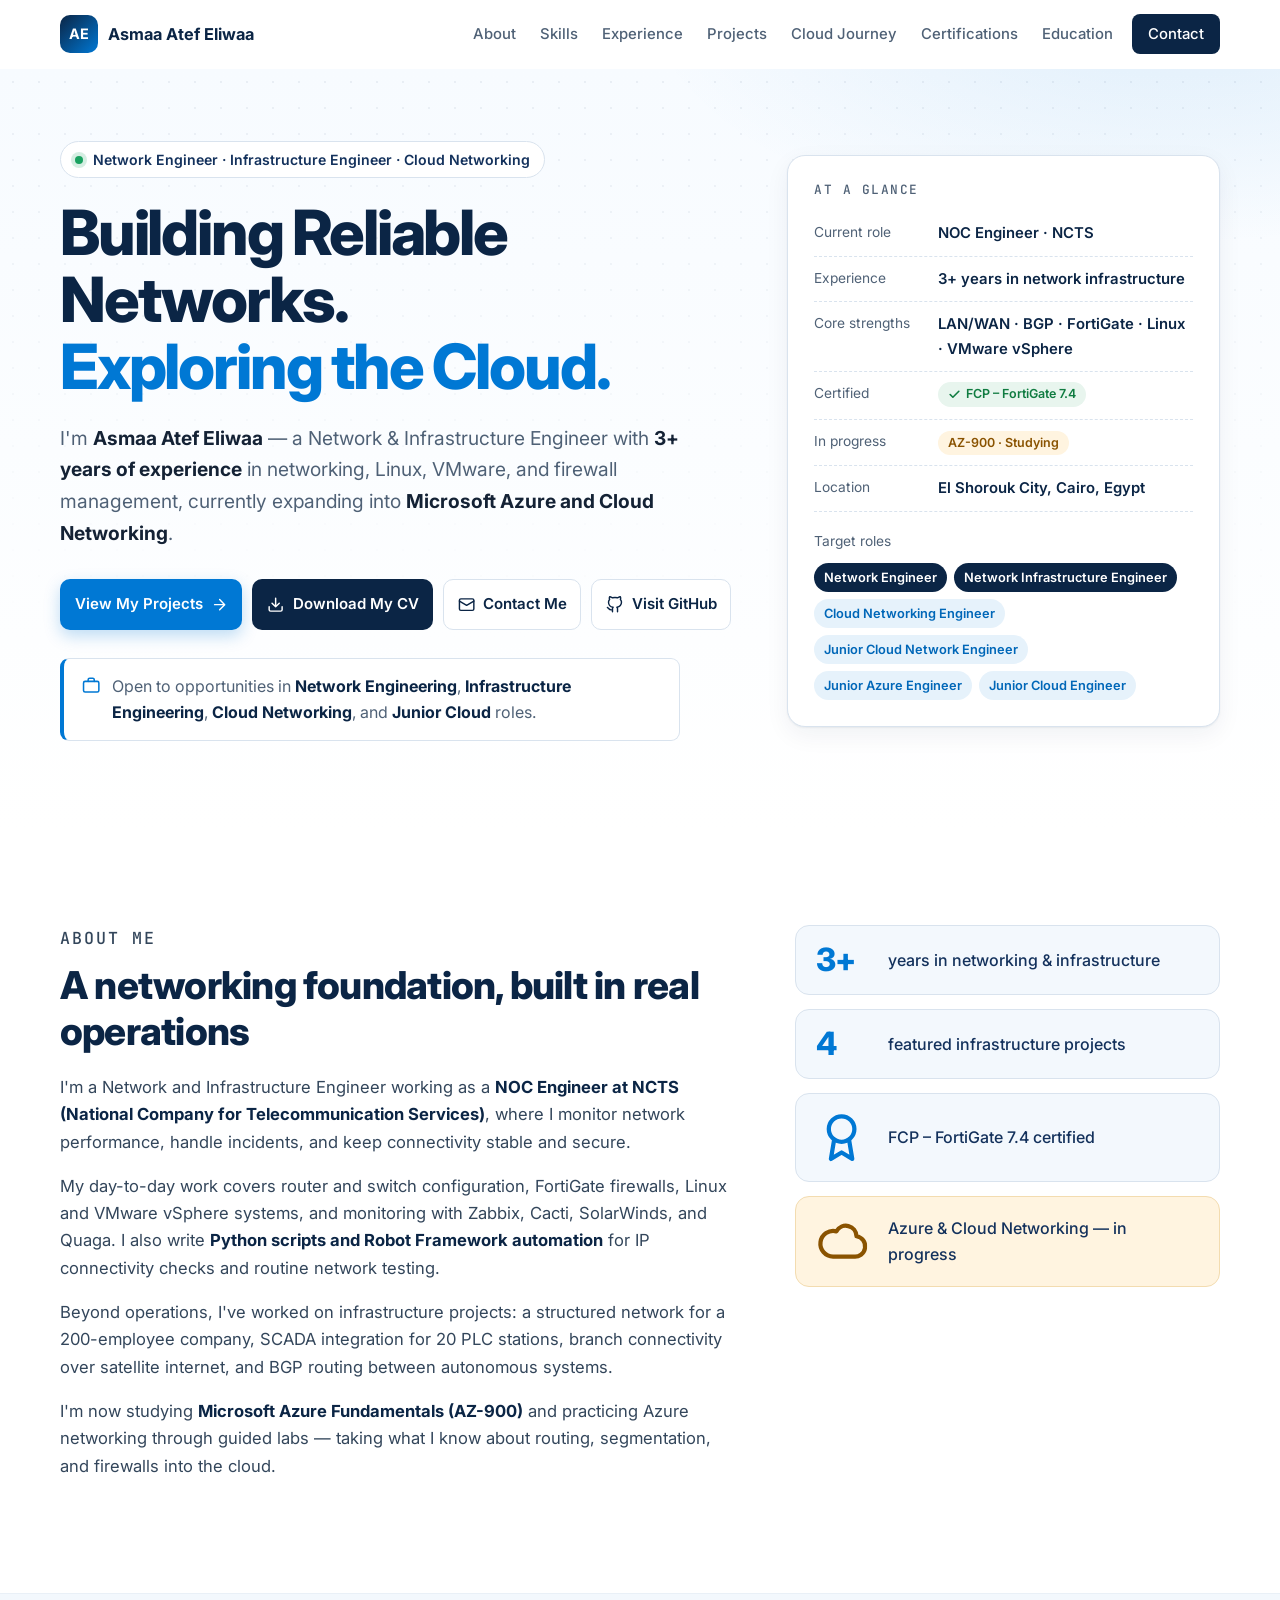
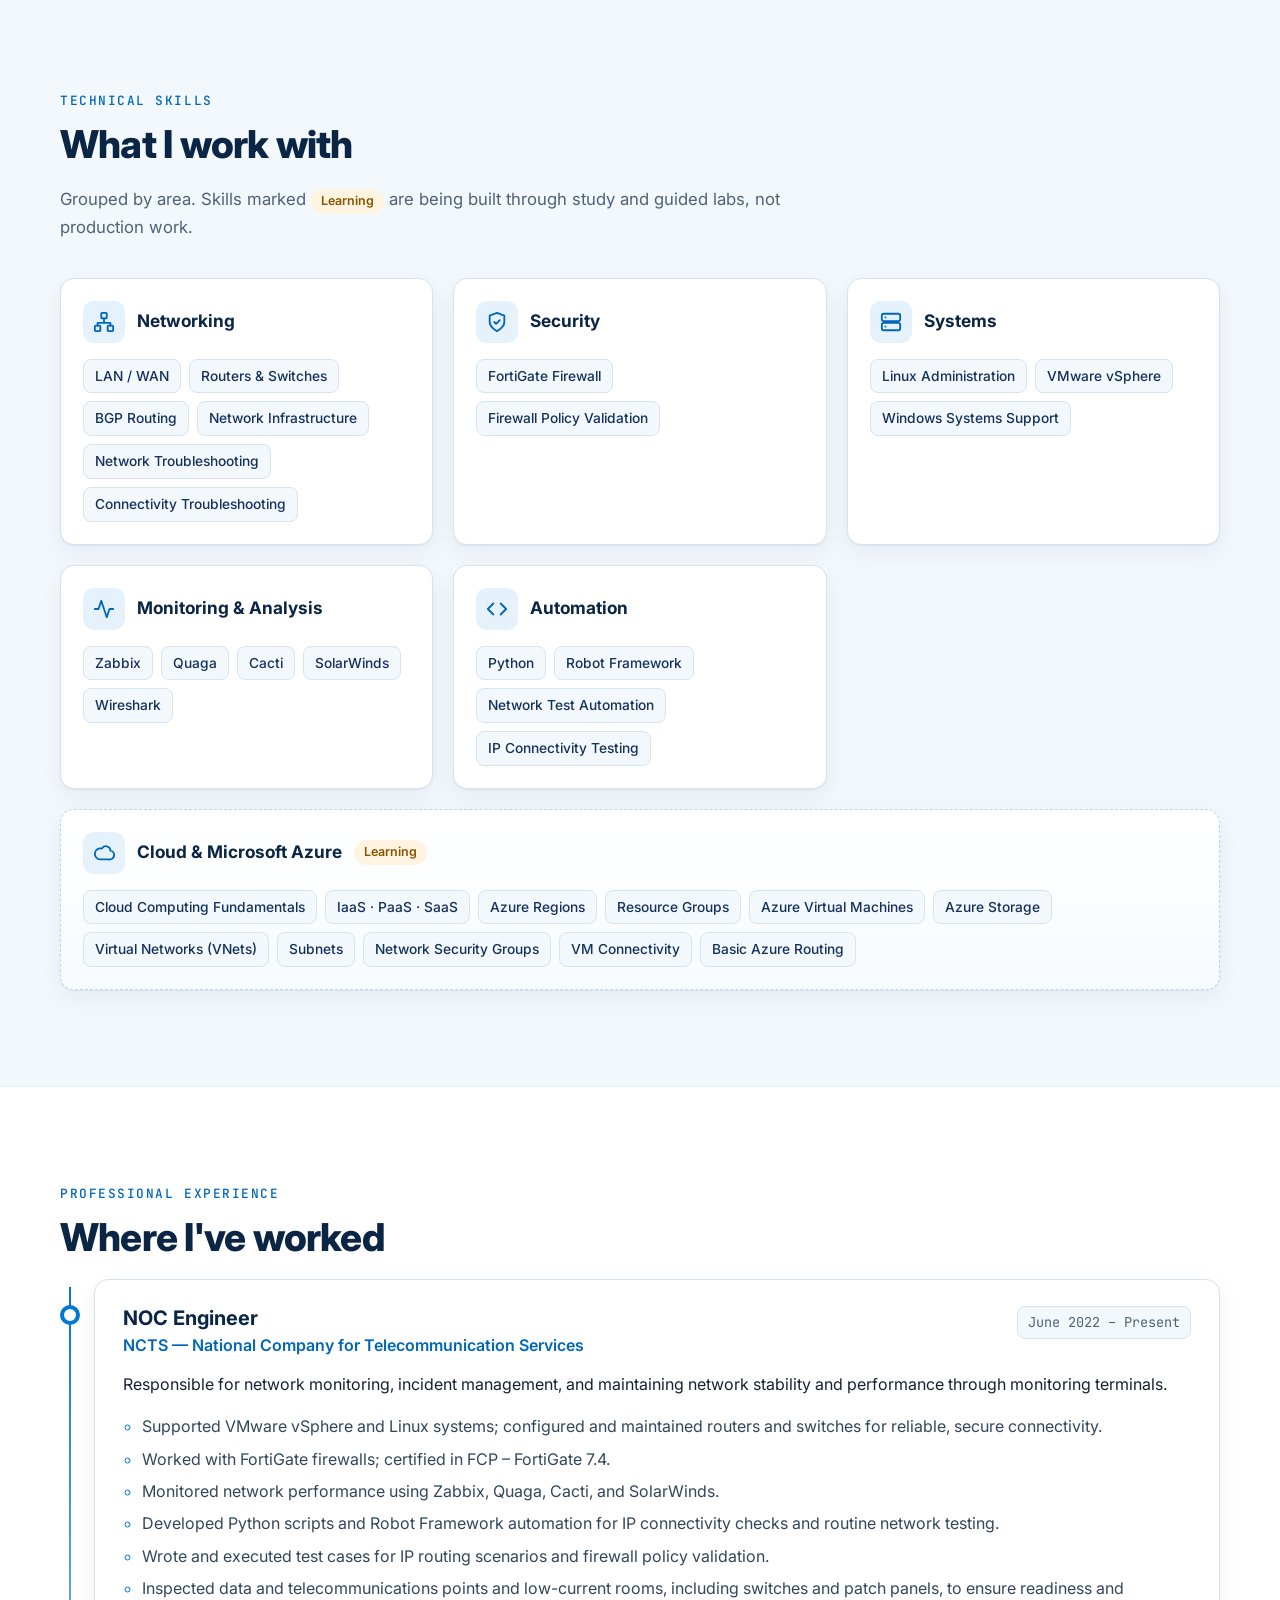
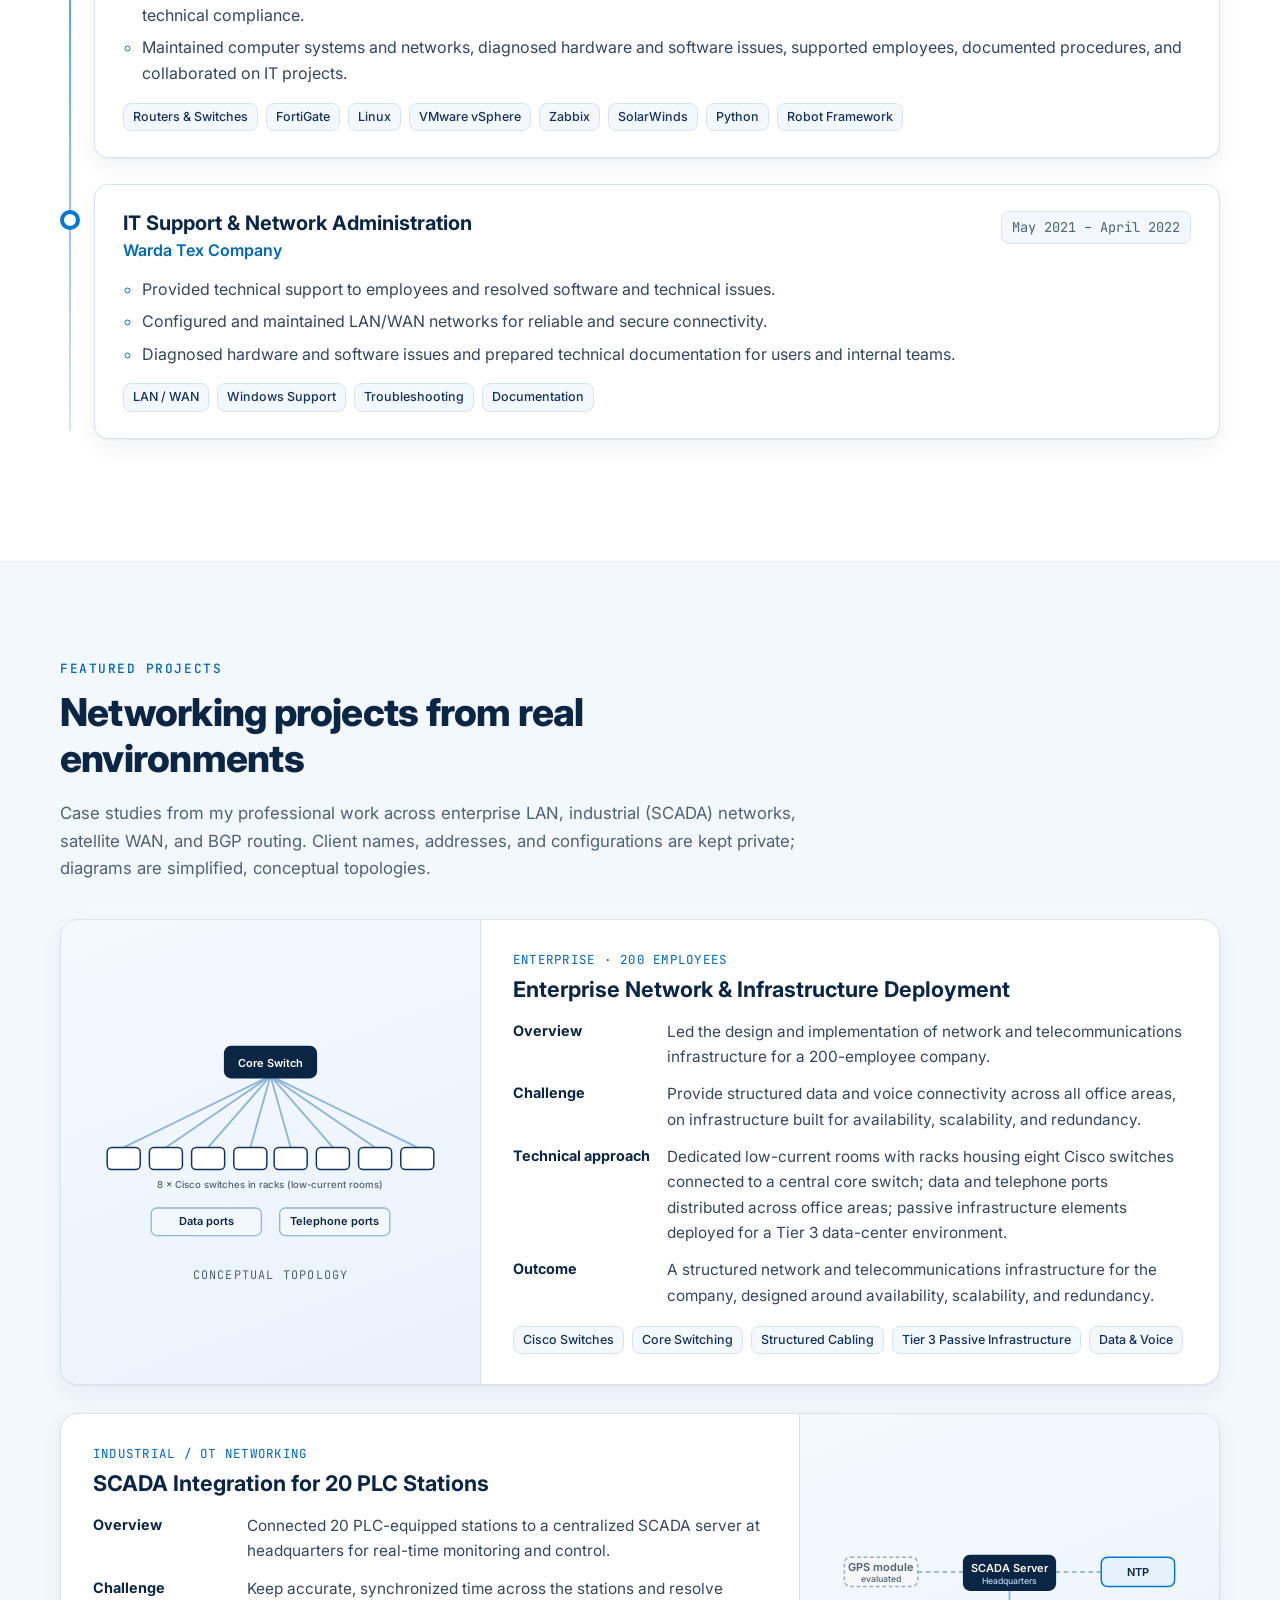
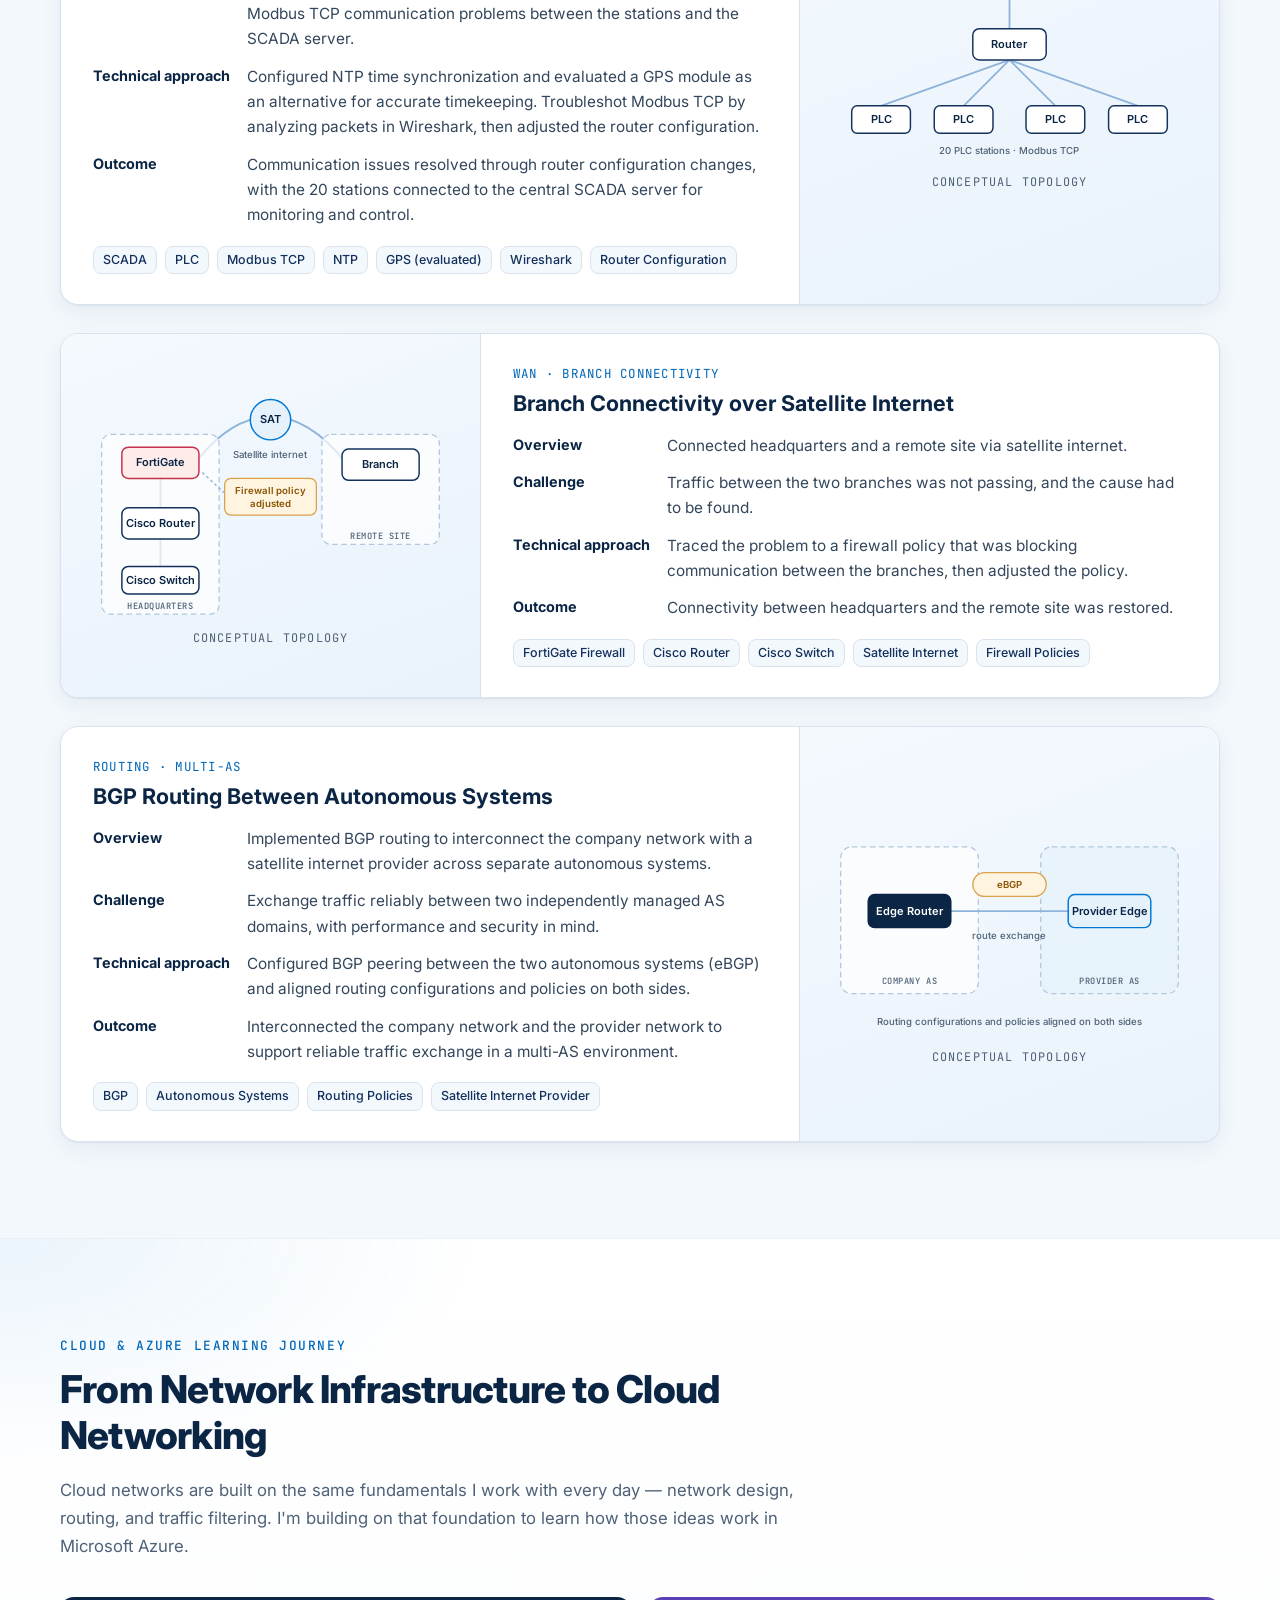
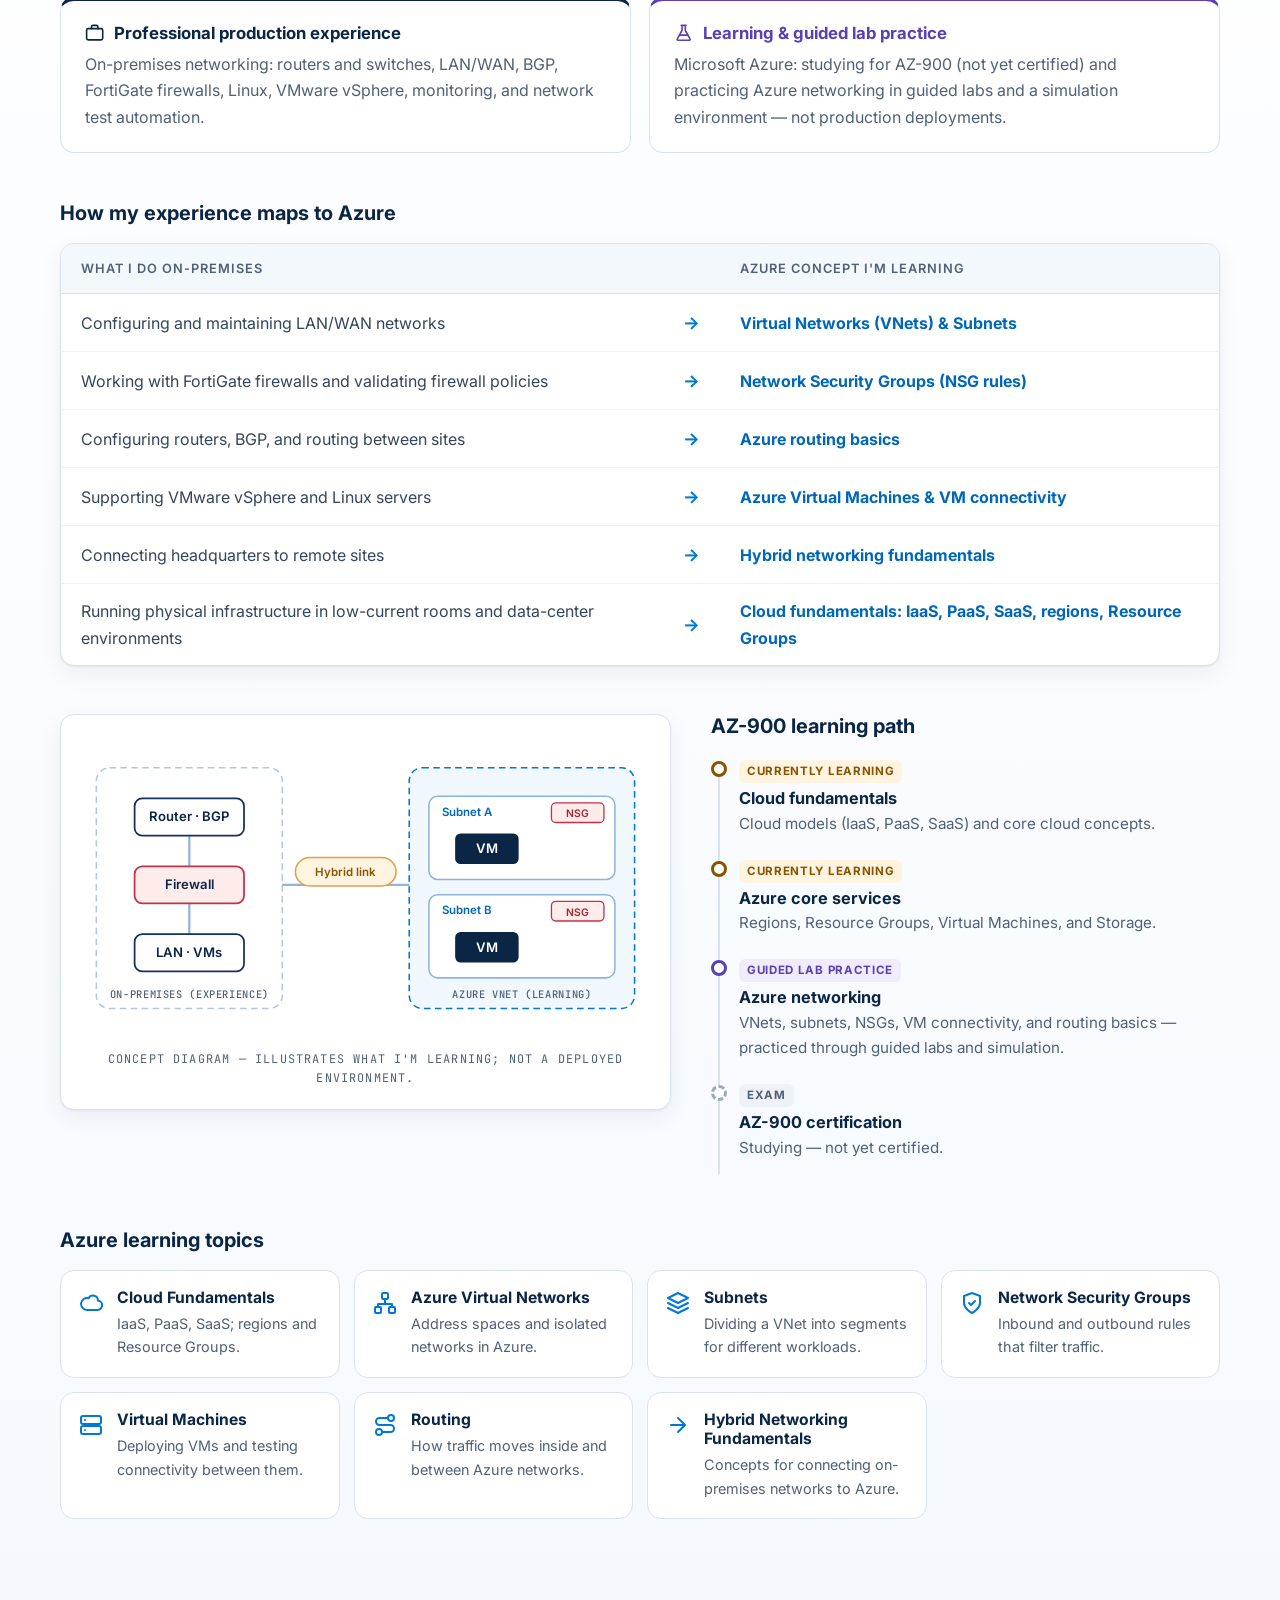
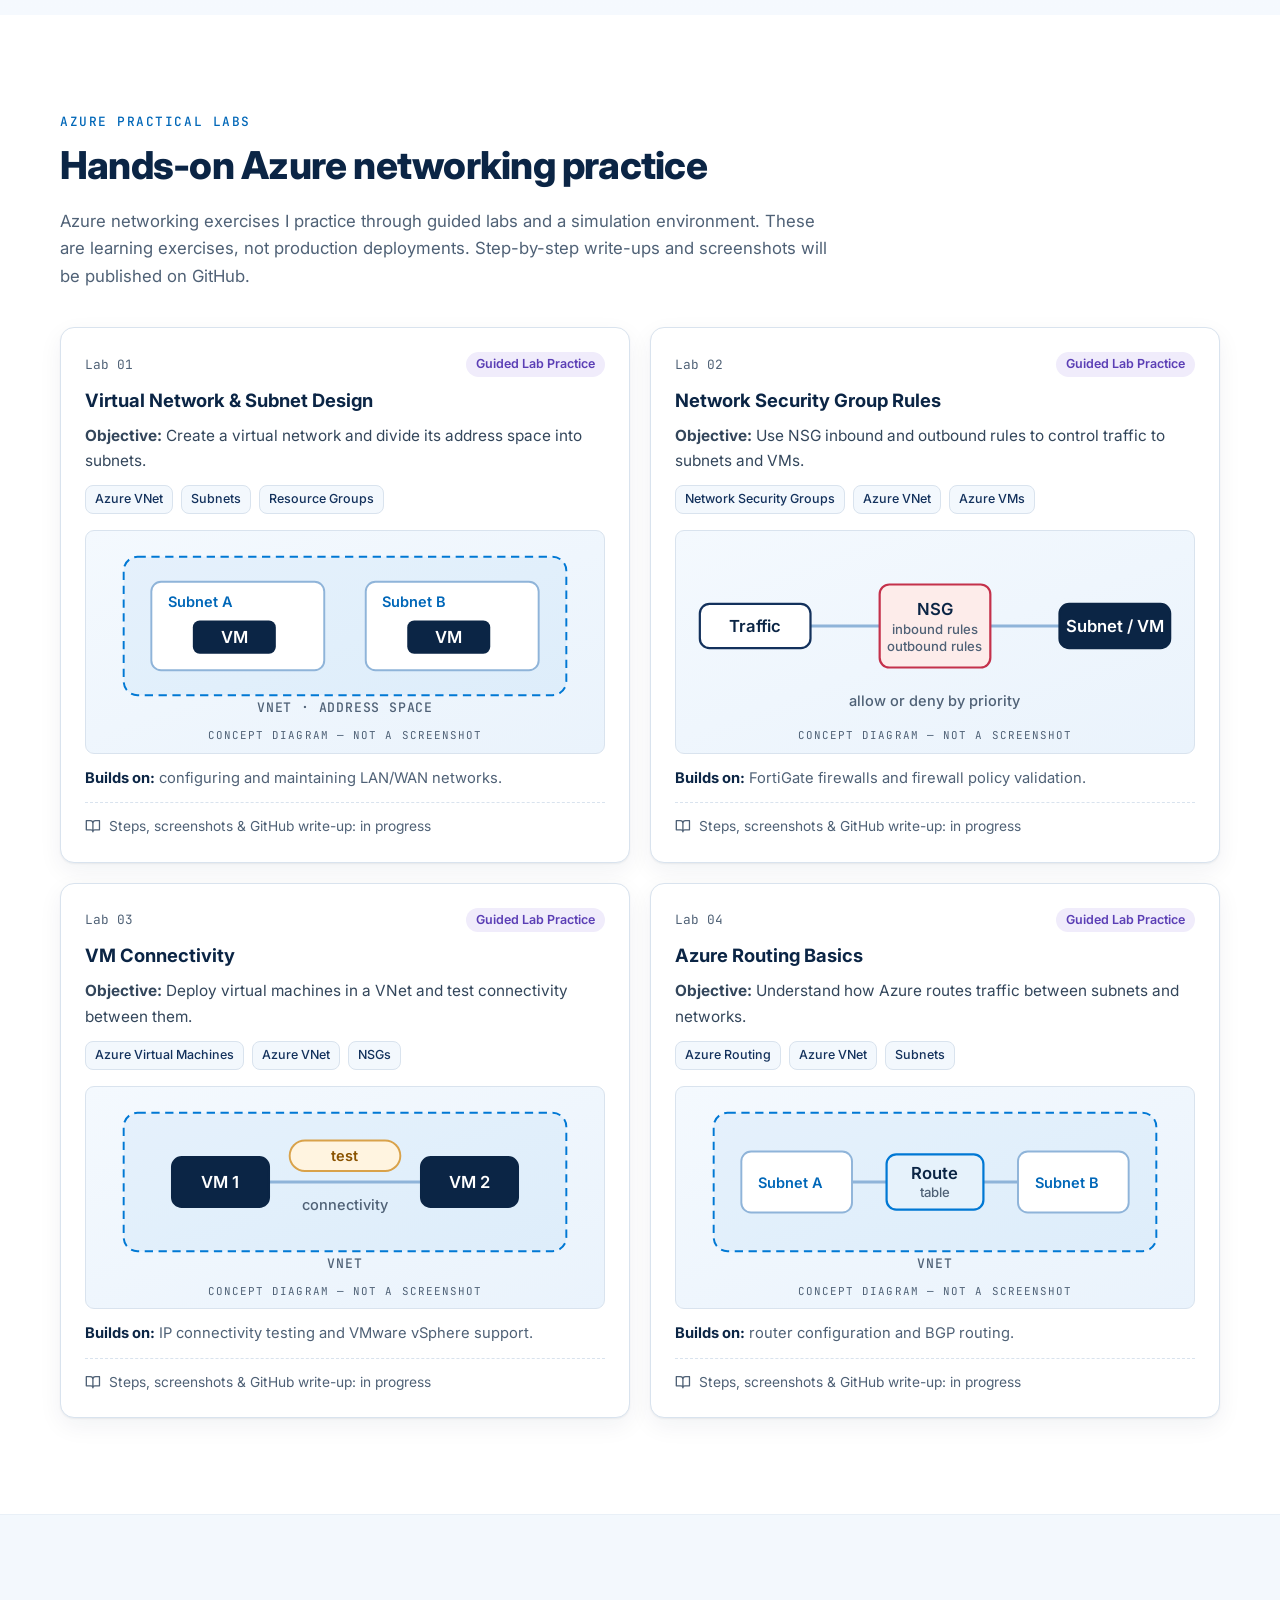
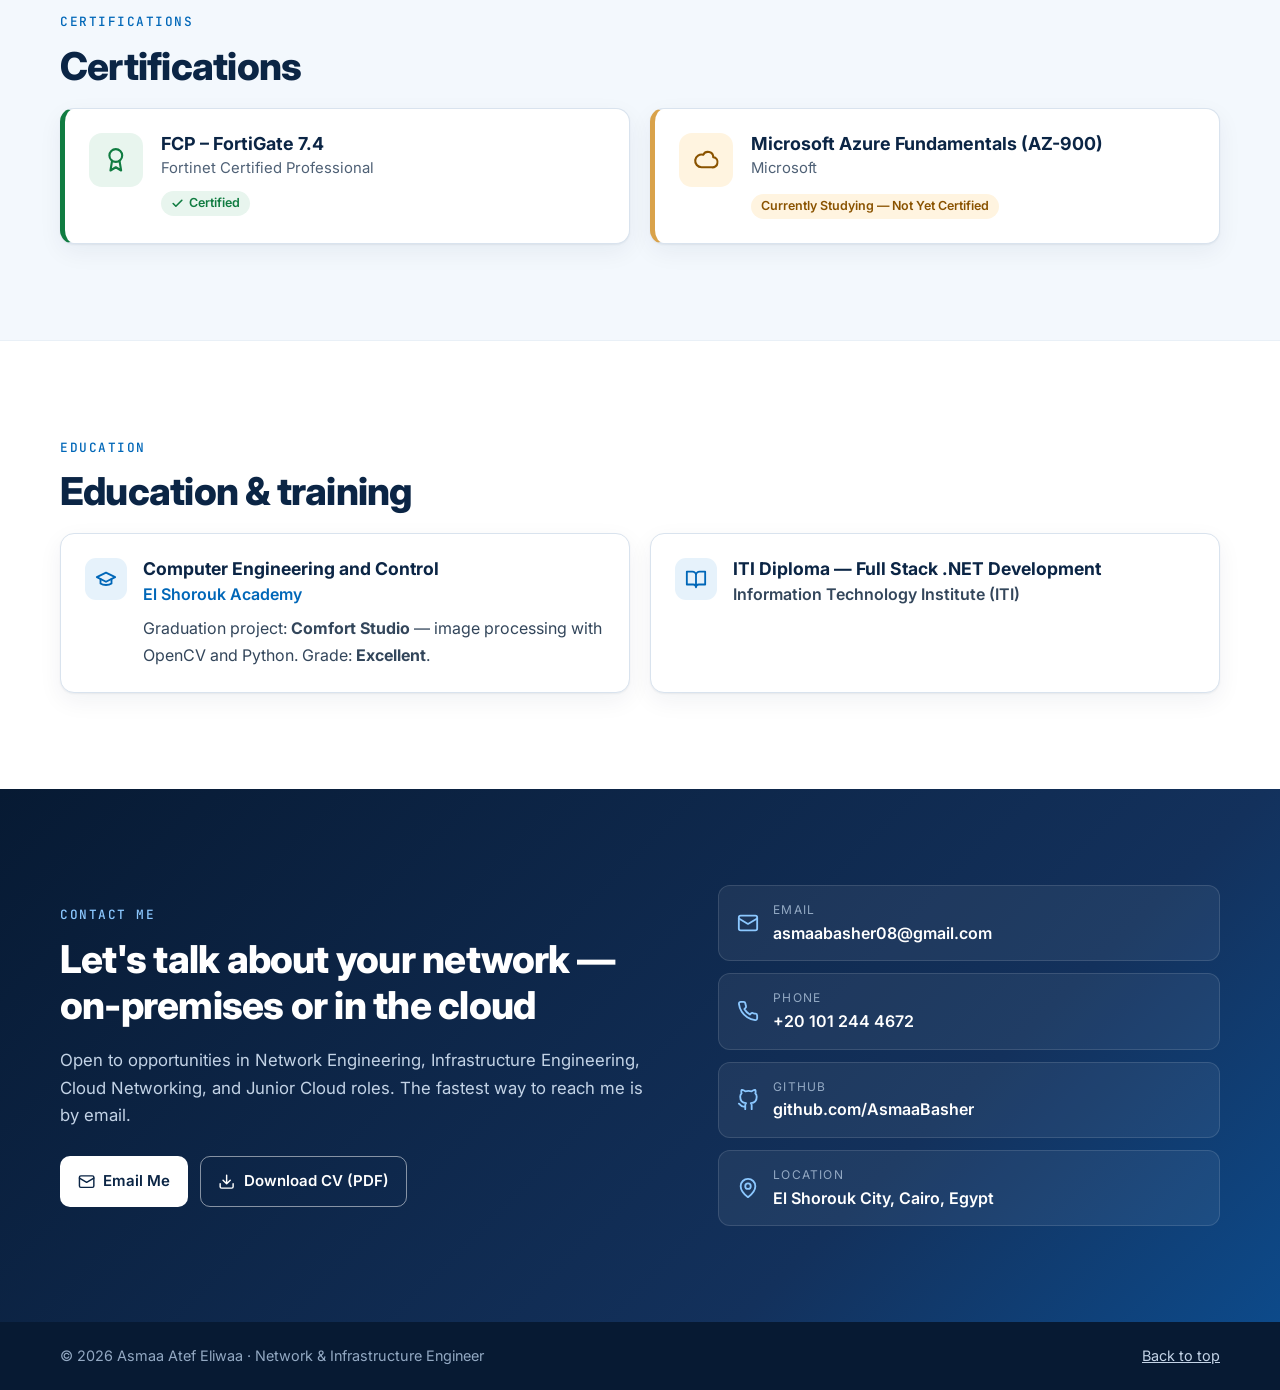
<file: index.html>
<!DOCTYPE html>
<html lang="en">
<head>
  <meta charset="utf-8">
  <meta name="viewport" content="width=device-width, initial-scale=1">
  <title>Asmaa Atef Eliwaa — Network Engineer | Cloud Networking</title>
  <meta name="description" content="Asmaa Atef Eliwaa is a Network & Infrastructure Engineer in Cairo, Egypt with 3+ years of experience in NOC operations, LAN/WAN, BGP, FortiGate, Linux and VMware vSphere, currently expanding into Microsoft Azure and Cloud Networking.">
  <meta name="keywords" content="Asmaa Atef Eliwaa, Network Engineer, Infrastructure Engineer, NOC Engineer, Cloud Networking, Microsoft Azure, AZ-900, BGP, FortiGate, FCP, VMware vSphere, Linux, Zabbix, Cairo, Egypt">
  <meta name="author" content="Asmaa Atef Eliwaa">
  <meta name="robots" content="index, follow">
  <meta name="theme-color" content="#0b2545">
  <link rel="canonical" href="https://asmaabasher.github.io/Network_Engineer/">

  <!-- Open Graph / social preview -->
  <meta property="og:type" content="profile">
  <meta property="og:title" content="Asmaa Atef Eliwaa — Network & Infrastructure Engineer | Cloud Networking">
  <meta property="og:description" content="Building reliable networks. Exploring the cloud. 3+ years in network infrastructure, NOC operations and firewalls — now expanding into Microsoft Azure networking.">
  <meta property="og:url" content="https://asmaabasher.github.io/Network_Engineer/">
  <meta property="og:image" content="https://asmaabasher.github.io/Network_Engineer/assets/img/og-image.png">
  <meta property="og:image:width" content="1200">
  <meta property="og:image:height" content="630">
  <meta name="twitter:card" content="summary_large_image">
  <meta name="twitter:title" content="Asmaa Atef Eliwaa — Network & Infrastructure Engineer">
  <meta name="twitter:description" content="Network & Infrastructure Engineer expanding into Microsoft Azure and Cloud Networking.">
  <meta name="twitter:image" content="https://asmaabasher.github.io/Network_Engineer/assets/img/og-image.png">

  <link rel="icon" href="assets/img/favicon.svg" type="image/svg+xml">
  <link rel="icon" href="assets/img/favicon-32.png" sizes="32x32" type="image/png">
  <link rel="apple-touch-icon" href="assets/img/apple-touch-icon.png">

  <link rel="preconnect" href="https://fonts.googleapis.com">
  <link rel="preconnect" href="https://fonts.gstatic.com" crossorigin>
  <link href="https://fonts.googleapis.com/css2?family=Inter:wght@400;500;600;700;800&family=JetBrains+Mono:wght@500&display=swap" rel="stylesheet">
  <link rel="stylesheet" href="assets/css/styles.css">

  <script type="application/ld+json">
  {
    "@context": "https://schema.org",
    "@type": "Person",
    "name": "Asmaa Atef Eliwaa",
    "jobTitle": "Network & Infrastructure Engineer",
    "worksFor": { "@type": "Organization", "name": "NCTS (National Company for Telecommunication Services)" },
    "alumniOf": [
      { "@type": "CollegeOrUniversity", "name": "El Shorouk Academy" },
      { "@type": "EducationalOrganization", "name": "Information Technology Institute (ITI)" }
    ],
    "address": { "@type": "PostalAddress", "addressLocality": "El Shorouk City, Cairo", "addressCountry": "EG" },
    "email": "mailto:asmaabasher08@gmail.com",
    "url": "https://asmaabasher.github.io/Network_Engineer/",
    "sameAs": ["https://github.com/AsmaaBasher"],
    "knowsAbout": ["Network Infrastructure", "LAN/WAN", "BGP", "FortiGate", "Linux", "VMware vSphere", "Network Monitoring", "Python", "Robot Framework", "Microsoft Azure", "Cloud Networking"]
  }
  </script>
</head>
<body>
  <a class="skip-link" href="#main">Skip to content</a>

  <!-- ============ ICON SPRITE ============ -->
  <svg width="0" height="0" style="position:absolute" aria-hidden="true" focusable="false">
    <defs>
      <symbol id="i-network" viewBox="0 0 24 24"><rect x="9" y="2" width="6" height="6" rx="1"/><rect x="2" y="16" width="6" height="6" rx="1"/><rect x="16" y="16" width="6" height="6" rx="1"/><path d="M5 16v-3h14v3M12 8v5"/></symbol>
      <symbol id="i-shield" viewBox="0 0 24 24"><path d="M12 22s8-4 8-10V5l-8-3-8 3v7c0 6 8 10 8 10z"/><path d="m9 12 2 2 4-4"/></symbol>
      <symbol id="i-server" viewBox="0 0 24 24"><rect x="2" y="3" width="20" height="8" rx="2"/><rect x="2" y="13" width="20" height="8" rx="2"/><path d="M6 7h.01M6 17h.01"/></symbol>
      <symbol id="i-activity" viewBox="0 0 24 24"><path d="M22 12h-4l-3 9L9 3l-3 9H2"/></symbol>
      <symbol id="i-code" viewBox="0 0 24 24"><path d="m16 18 6-6-6-6M8 6l-6 6 6 6"/></symbol>
      <symbol id="i-cloud" viewBox="0 0 24 24"><path d="M17.5 19H8a6 6 0 1 1 1.6-11.8A5 5 0 0 1 19 9.5a4.5 4.5 0 0 1-1.5 9.5z"/></symbol>
      <symbol id="i-mail" viewBox="0 0 24 24"><rect x="2" y="4" width="20" height="16" rx="2"/><path d="m22 7-10 6L2 7"/></symbol>
      <symbol id="i-phone" viewBox="0 0 24 24"><path d="M22 16.9v3a2 2 0 0 1-2.2 2 19.8 19.8 0 0 1-8.6-3.1 19.5 19.5 0 0 1-6-6A19.8 19.8 0 0 1 2.1 4.2 2 2 0 0 1 4.1 2h3a2 2 0 0 1 2 1.7c.1 1 .4 1.9.7 2.8a2 2 0 0 1-.5 2.1L8 9.9a16 16 0 0 0 6 6l1.3-1.3a2 2 0 0 1 2.1-.4c.9.3 1.8.6 2.8.7a2 2 0 0 1 1.7 2z"/></symbol>
      <symbol id="i-pin" viewBox="0 0 24 24"><path d="M20 10c0 6-8 12-8 12s-8-6-8-12a8 8 0 0 1 16 0z"/><circle cx="12" cy="10" r="3"/></symbol>
      <symbol id="i-github" viewBox="0 0 24 24"><path d="M9 19c-5 1.5-5-2.5-7-3m14 6v-3.9a3.4 3.4 0 0 0-.9-2.6c3.1-.3 6.4-1.5 6.4-7A5.4 5.4 0 0 0 20 4.8 5 5 0 0 0 19.9 1S18.7.7 16 2.5a13.4 13.4 0 0 0-7 0C6.3.7 5.1 1 5.1 1A5 5 0 0 0 5 4.8a5.4 5.4 0 0 0-1.5 3.7c0 5.5 3.3 6.7 6.4 7a3.4 3.4 0 0 0-.9 2.6V22"/></symbol>
      <symbol id="i-linkedin" viewBox="0 0 24 24"><path d="M16 8a6 6 0 0 1 6 6v7h-4v-7a2 2 0 0 0-4 0v7h-4v-7a6 6 0 0 1 6-6zM2 9h4v12H2z"/><circle cx="4" cy="4" r="2"/></symbol>
      <symbol id="i-download" viewBox="0 0 24 24"><path d="M21 15v4a2 2 0 0 1-2 2H5a2 2 0 0 1-2-2v-4M7 10l5 5 5-5M12 15V3"/></symbol>
      <symbol id="i-arrow" viewBox="0 0 24 24"><path d="M5 12h14M12 5l7 7-7 7"/></symbol>
      <symbol id="i-award" viewBox="0 0 24 24"><circle cx="12" cy="8" r="6"/><path d="M15.5 13 17 22l-5-3-5 3 1.5-9"/></symbol>
      <symbol id="i-book" viewBox="0 0 24 24"><path d="M2 4h6a4 4 0 0 1 4 4v13a3 3 0 0 0-3-3H2zM22 4h-6a4 4 0 0 0-4 4v13a3 3 0 0 1 3-3h7z"/></symbol>
      <symbol id="i-grad" viewBox="0 0 24 24"><path d="M22 10 12 5 2 10l10 5 10-5z"/><path d="M6 12v5c3 2 9 2 12 0v-5"/></symbol>
      <symbol id="i-briefcase" viewBox="0 0 24 24"><rect x="2" y="7" width="20" height="14" rx="2"/><path d="M16 7V5a2 2 0 0 0-2-2h-4a2 2 0 0 0-2 2v2"/></symbol>
      <symbol id="i-flask" viewBox="0 0 24 24"><path d="M9 3h6M10 3v6L4 20a1 1 0 0 0 .9 1.5h14.2A1 1 0 0 0 20 20l-6-11V3"/><path d="M7 15h10"/></symbol>
      <symbol id="i-route" viewBox="0 0 24 24"><circle cx="6" cy="19" r="3"/><circle cx="18" cy="5" r="3"/><path d="M9 19h8.5a3.5 3.5 0 0 0 0-7h-11a3.5 3.5 0 0 1 0-7H15"/></symbol>
      <symbol id="i-layers" viewBox="0 0 24 24"><path d="m12 2 10 5-10 5L2 7z"/><path d="m2 17 10 5 10-5M2 12l10 5 10-5"/></symbol>
      <symbol id="i-check" viewBox="0 0 24 24"><path d="M20 6 9 17l-5-5"/></symbol>
      <symbol id="i-menu" viewBox="0 0 24 24"><path d="M3 6h18M3 12h18M3 18h18"/></symbol>
      <symbol id="i-x" viewBox="0 0 24 24"><path d="M18 6 6 18M6 6l12 12"/></symbol>
      <symbol id="i-image" viewBox="0 0 24 24"><rect x="3" y="3" width="18" height="18" rx="2"/><circle cx="9" cy="9" r="2"/><path d="m21 15-5-5L5 21"/></symbol>
      <symbol id="i-up" viewBox="0 0 24 24"><path d="m18 15-6-6-6 6"/></symbol>
    </defs>
  </svg>

  <!-- ============ HEADER ============ -->
  <header class="site-header" id="top">
    <nav class="nav container" aria-label="Main">
      <a class="brand" href="#home" aria-label="Asmaa Atef Eliwaa — home">
        <span class="brand-mark" aria-hidden="true">AE</span>
        <span class="brand-text">Asmaa Atef Eliwaa</span>
      </a>
      <button class="nav-toggle" type="button" aria-expanded="false" aria-controls="nav-menu" aria-label="Open menu">
        <svg class="icon" aria-hidden="true"><use href="#i-menu"/></svg>
      </button>
      <ul class="nav-menu" id="nav-menu">
        <li><a href="#about">About</a></li>
        <li><a href="#skills">Skills</a></li>
        <li><a href="#experience">Experience</a></li>
        <li><a href="#projects">Projects</a></li>
        <li><a href="#cloud">Cloud Journey</a></li>
        <li><a href="#certifications">Certifications</a></li>
        <li><a href="#education">Education</a></li>
        <li><a class="nav-cta" href="#contact">Contact</a></li>
      </ul>
    </nav>
  </header>

  <main id="main">
    <!-- ============ HERO ============ -->
    <section class="hero" id="home" aria-labelledby="hero-title">
      <div class="container hero-grid">
        <div class="hero-copy">
          <p class="eyebrow"><span class="status-dot" aria-hidden="true"></span> Network Engineer · Infrastructure Engineer · Cloud Networking</p>
          <h1 id="hero-title">Building Reliable Networks.<br><span class="accent">Exploring the Cloud.</span></h1>
          <p class="lead">I'm <strong>Asmaa Atef Eliwaa</strong> — a Network &amp; Infrastructure Engineer with <strong>3+ years of experience</strong> in networking, Linux, VMware, and firewall management, currently expanding into <strong>Microsoft Azure and Cloud Networking</strong>.</p>

          <div class="cta-row">
            <a class="btn btn-primary" href="#projects">View My Projects <svg class="icon" aria-hidden="true"><use href="#i-arrow"/></svg></a>
            <a class="btn btn-secondary" href="assets/cv/Asmaa_Atef_Eliwaa_CV.pdf" download><svg class="icon" aria-hidden="true"><use href="#i-download"/></svg> Download My CV</a>
            <a class="btn btn-ghost" href="#contact"><svg class="icon" aria-hidden="true"><use href="#i-mail"/></svg> Contact Me</a>
            <a class="btn btn-ghost" href="https://github.com/AsmaaBasher" target="_blank" rel="noopener noreferrer"><svg class="icon" aria-hidden="true"><use href="#i-github"/></svg> Visit GitHub</a>
          </div>

          <div class="availability" role="note">
            <svg class="icon" aria-hidden="true"><use href="#i-briefcase"/></svg>
            <p>Open to opportunities in <strong>Network Engineering</strong>, <strong>Infrastructure Engineering</strong>, <strong>Cloud Networking</strong>, and <strong>Junior Cloud</strong> roles.</p>
          </div>
        </div>

        <aside class="hero-card" aria-label="Profile at a glance">
          <h2 class="hero-card-title">At a glance</h2>
          <dl class="facts">
            <div><dt>Current role</dt><dd>NOC Engineer · NCTS</dd></div>
            <div><dt>Experience</dt><dd>3+ years in network infrastructure</dd></div>
            <div><dt>Core strengths</dt><dd>LAN/WAN · BGP · FortiGate · Linux · VMware vSphere</dd></div>
            <div><dt>Certified</dt><dd><span class="badge badge-ok"><svg class="icon" aria-hidden="true"><use href="#i-check"/></svg> FCP – FortiGate 7.4</span></dd></div>
            <div><dt>In progress</dt><dd><span class="badge badge-progress">AZ-900 · Studying</span></dd></div>
            <div><dt>Location</dt><dd>El Shorouk City, Cairo, Egypt</dd></div>
          </dl>
          <p class="facts-label">Target roles</p>
          <ul class="chips" aria-label="Target roles">
            <li>Network Engineer</li>
            <li>Network Infrastructure Engineer</li>
            <li>Cloud Networking Engineer</li>
            <li>Junior Cloud Network Engineer</li>
            <li>Junior Azure Engineer</li>
            <li>Junior Cloud Engineer</li>
          </ul>
        </aside>
      </div>
    </section>

    <!-- ============ ABOUT ============ -->
    <section class="section" id="about" aria-labelledby="about-title">
      <div class="container about-grid">
        <div>
          <p class="section-kicker">About Me</p>
          <h2 class="section-title" id="about-title">A networking foundation, built in real operations</h2>
          <p>I'm a Network and Infrastructure Engineer working as a <strong>NOC Engineer at NCTS (National Company for Telecommunication Services)</strong>, where I monitor network performance, handle incidents, and keep connectivity stable and secure.</p>
          <p>My day-to-day work covers router and switch configuration, FortiGate firewalls, Linux and VMware vSphere systems, and monitoring with Zabbix, Cacti, SolarWinds, and Quaga. I also write <strong>Python scripts and Robot Framework automation</strong> for IP connectivity checks and routine network testing.</p>
          <p>Beyond operations, I've worked on infrastructure projects: a structured network for a 200-employee company, SCADA integration for 20 PLC stations, branch connectivity over satellite internet, and BGP routing between autonomous systems.</p>
          <p>I'm now studying <strong>Microsoft Azure Fundamentals (AZ-900)</strong> and practicing Azure networking through guided labs — taking what I know about routing, segmentation, and firewalls into the cloud.</p>
        </div>
        <div class="about-side">
          <div class="stat"><span class="stat-num">3+</span><span class="stat-label">years in networking &amp; infrastructure</span></div>
          <div class="stat"><span class="stat-num">4</span><span class="stat-label">featured infrastructure projects</span></div>
          <div class="stat"><span class="stat-num"><svg class="icon icon-lg" aria-hidden="true"><use href="#i-award"/></svg></span><span class="stat-label">FCP – FortiGate 7.4 certified</span></div>
          <div class="stat stat-progress"><span class="stat-num"><svg class="icon icon-lg" aria-hidden="true"><use href="#i-cloud"/></svg></span><span class="stat-label">Azure &amp; Cloud Networking — in progress</span></div>
        </div>
      </div>
    </section>

    <!-- ============ SKILLS ============ -->
    <section class="section section-alt" id="skills" aria-labelledby="skills-title">
      <div class="container">
        <p class="section-kicker">Technical Skills</p>
        <h2 class="section-title" id="skills-title">What I work with</h2>
        <p class="section-intro">Grouped by area. Skills marked <span class="badge badge-progress">Learning</span> are being built through study and guided labs, not production work.</p>

        <div class="skills-grid">
          <article class="skill-card">
            <div class="skill-head"><span class="icon-wrap"><svg class="icon" aria-hidden="true"><use href="#i-network"/></svg></span><h3>Networking</h3></div>
            <ul class="tags"><li>LAN / WAN</li><li>Routers &amp; Switches</li><li>BGP Routing</li><li>Network Infrastructure</li><li>Network Troubleshooting</li><li>Connectivity Troubleshooting</li></ul>
          </article>
          <article class="skill-card">
            <div class="skill-head"><span class="icon-wrap"><svg class="icon" aria-hidden="true"><use href="#i-shield"/></svg></span><h3>Security</h3></div>
            <ul class="tags"><li>FortiGate Firewall</li><li>Firewall Policy Validation</li></ul>
          </article>
          <article class="skill-card">
            <div class="skill-head"><span class="icon-wrap"><svg class="icon" aria-hidden="true"><use href="#i-server"/></svg></span><h3>Systems</h3></div>
            <ul class="tags"><li>Linux Administration</li><li>VMware vSphere</li><li>Windows Systems Support</li></ul>
          </article>
          <article class="skill-card">
            <div class="skill-head"><span class="icon-wrap"><svg class="icon" aria-hidden="true"><use href="#i-activity"/></svg></span><h3>Monitoring &amp; Analysis</h3></div>
            <ul class="tags"><li>Zabbix</li><li>Quaga</li><li>Cacti</li><li>SolarWinds</li><li>Wireshark</li></ul>
          </article>
          <article class="skill-card">
            <div class="skill-head"><span class="icon-wrap"><svg class="icon" aria-hidden="true"><use href="#i-code"/></svg></span><h3>Automation</h3></div>
            <ul class="tags"><li>Python</li><li>Robot Framework</li><li>Network Test Automation</li><li>IP Connectivity Testing</li></ul>
          </article>
          <article class="skill-card skill-card-cloud">
            <div class="skill-head"><span class="icon-wrap"><svg class="icon" aria-hidden="true"><use href="#i-cloud"/></svg></span><h3>Cloud &amp; Microsoft Azure</h3><span class="badge badge-progress">Learning</span></div>
            <ul class="tags"><li>Cloud Computing Fundamentals</li><li>IaaS · PaaS · SaaS</li><li>Azure Regions</li><li>Resource Groups</li><li>Azure Virtual Machines</li><li>Azure Storage</li><li>Virtual Networks (VNets)</li><li>Subnets</li><li>Network Security Groups</li><li>VM Connectivity</li><li>Basic Azure Routing</li></ul>
          </article>
        </div>
      </div>
    </section>

    <!-- ============ EXPERIENCE ============ -->
    <section class="section" id="experience" aria-labelledby="exp-title">
      <div class="container">
        <p class="section-kicker">Professional Experience</p>
        <h2 class="section-title" id="exp-title">Where I've worked</h2>

        <ol class="timeline">
          <li class="tl-item">
            <div class="tl-marker" aria-hidden="true"></div>
            <article class="tl-card">
              <header class="tl-head">
                <div>
                  <h3>NOC Engineer</h3>
                  <p class="tl-org">NCTS — National Company for Telecommunication Services</p>
                </div>
                <p class="tl-date"><time datetime="2022-06">June 2022</time> – Present</p>
              </header>
              <p>Responsible for network monitoring, incident management, and maintaining network stability and performance through monitoring terminals.</p>
              <ul class="bullets">
                <li>Supported VMware vSphere and Linux systems; configured and maintained routers and switches for reliable, secure connectivity.</li>
                <li>Worked with FortiGate firewalls; certified in FCP – FortiGate 7.4.</li>
                <li>Monitored network performance using Zabbix, Quaga, Cacti, and SolarWinds.</li>
                <li>Developed Python scripts and Robot Framework automation for IP connectivity checks and routine network testing.</li>
                <li>Wrote and executed test cases for IP routing scenarios and firewall policy validation.</li>
                <li>Inspected data and telecommunications points and low-current rooms, including switches and patch panels, to ensure readiness and technical compliance.</li>
                <li>Maintained computer systems and networks, diagnosed hardware and software issues, supported employees, documented procedures, and collaborated on IT projects.</li>
              </ul>
              <ul class="tags tags-sm" aria-label="Technologies"><li>Routers &amp; Switches</li><li>FortiGate</li><li>Linux</li><li>VMware vSphere</li><li>Zabbix</li><li>SolarWinds</li><li>Python</li><li>Robot Framework</li></ul>
            </article>
          </li>
          <li class="tl-item">
            <div class="tl-marker" aria-hidden="true"></div>
            <article class="tl-card">
              <header class="tl-head">
                <div>
                  <h3>IT Support &amp; Network Administration</h3>
                  <p class="tl-org">Warda Tex Company</p>
                </div>
                <p class="tl-date"><time datetime="2021-05">May 2021</time> – <time datetime="2022-04">April 2022</time></p>
              </header>
              <ul class="bullets">
                <li>Provided technical support to employees and resolved software and technical issues.</li>
                <li>Configured and maintained LAN/WAN networks for reliable and secure connectivity.</li>
                <li>Diagnosed hardware and software issues and prepared technical documentation for users and internal teams.</li>
              </ul>
              <ul class="tags tags-sm" aria-label="Technologies"><li>LAN / WAN</li><li>Windows Support</li><li>Troubleshooting</li><li>Documentation</li></ul>
            </article>
          </li>
        </ol>
      </div>
    </section>

    <!-- ============ PROJECTS ============ -->
    <section class="section section-alt" id="projects" aria-labelledby="projects-title">
      <div class="container">
        <p class="section-kicker">Featured Projects</p>
        <h2 class="section-title" id="projects-title">Networking projects from real environments</h2>
        <p class="section-intro">Case studies from my professional work across enterprise LAN, industrial (SCADA) networks, satellite WAN, and BGP routing. Client names, addresses, and configurations are kept private; diagrams are simplified, conceptual topologies.</p>

        <div class="projects">
          <!-- Project 1 -->
          <article class="project" id="project-enterprise">
            <div class="project-visual">
              <figure>
                <svg class="diagram" viewBox="0 0 400 260" role="img" aria-labelledby="d1-t">
                  <title id="d1-t">Conceptual topology: a central core switch connected to eight Cisco access switches in racks, serving data and telephone ports across office areas.</title>
                  <g class="d-links">
                    <path d="M200 62 L40 140M200 62 L86 140M200 62 L132 140M200 62 L178 140M200 62 L222 140M200 62 L268 140M200 62 L314 140M200 62 L360 140"/>
                  </g>
                  <g class="d-node d-core"><rect x="150" y="30" width="100" height="34" rx="7"/><text x="200" y="52">Core Switch</text></g>
                  <g class="d-node">
                    <rect x="22" y="140" width="36" height="24" rx="5"/><rect x="68" y="140" width="36" height="24" rx="5"/><rect x="114" y="140" width="36" height="24" rx="5"/><rect x="160" y="140" width="36" height="24" rx="5"/>
                    <rect x="204" y="140" width="36" height="24" rx="5"/><rect x="250" y="140" width="36" height="24" rx="5"/><rect x="296" y="140" width="36" height="24" rx="5"/><rect x="342" y="140" width="36" height="24" rx="5"/>
                  </g>
                  <text class="d-label" x="200" y="184">8 × Cisco switches in racks (low-current rooms)</text>
                  <g class="d-ports">
                    <rect x="70" y="206" width="120" height="30" rx="6"/><text x="130" y="225">Data ports</text>
                    <rect x="210" y="206" width="120" height="30" rx="6"/><text x="270" y="225">Telephone ports</text>
                  </g>
                </svg>
                <figcaption>Conceptual topology</figcaption>
              </figure>
            </div>
            <div class="project-body">
              <p class="project-meta">Enterprise · 200 employees</p>
              <h3>Enterprise Network &amp; Infrastructure Deployment</h3>
              <dl class="case">
                <div><dt>Overview</dt><dd>Led the design and implementation of network and telecommunications infrastructure for a 200-employee company.</dd></div>
                <div><dt>Challenge</dt><dd>Provide structured data and voice connectivity across all office areas, on infrastructure built for availability, scalability, and redundancy.</dd></div>
                <div><dt>Technical approach</dt><dd>Dedicated low-current rooms with racks housing eight Cisco switches connected to a central core switch; data and telephone ports distributed across office areas; passive infrastructure elements deployed for a Tier 3 data-center environment.</dd></div>
                <div><dt>Outcome</dt><dd>A structured network and telecommunications infrastructure for the company, designed around availability, scalability, and redundancy.</dd></div>
              </dl>
              <ul class="tags tags-sm" aria-label="Technologies used"><li>Cisco Switches</li><li>Core Switching</li><li>Structured Cabling</li><li>Tier 3 Passive Infrastructure</li><li>Data &amp; Voice</li></ul>
            </div>
          </article>

          <!-- Project 2 -->
          <article class="project" id="project-scada">
            <div class="project-visual">
              <figure>
                <svg class="diagram" viewBox="0 0 400 260" role="img" aria-labelledby="d2-t">
                  <title id="d2-t">Conceptual topology: 20 PLC stations connected through a router to a centralized SCADA server at headquarters, with NTP time synchronization and a GPS module evaluated as an alternative time source.</title>
                  <g class="d-links">
                    <path d="M200 70 L200 112M200 146 L60 196M200 146 L150 196M200 146 L250 196M200 146 L340 196"/>
                    <path class="d-dashed" d="M300 50 L250 50"/>
                    <path class="d-dashed d-alt" d="M100 50 L150 50"/>
                  </g>
                  <g class="d-node d-core"><rect x="150" y="32" width="100" height="38" rx="7"/><text x="200" y="50">SCADA Server</text><text class="d-sub" x="200" y="63">Headquarters</text></g>
                  <g class="d-node d-accent"><rect x="300" y="34" width="80" height="32" rx="7"/><text x="340" y="54">NTP</text></g>
                  <g class="d-node d-muted"><rect x="20" y="34" width="80" height="32" rx="7"/><text x="60" y="49">GPS module</text><text class="d-sub" x="60" y="61">evaluated</text></g>
                  <g class="d-node"><rect x="160" y="112" width="80" height="34" rx="7"/><text x="200" y="133">Router</text></g>
                  <g class="d-node">
                    <rect x="28" y="196" width="64" height="30" rx="6"/><text x="60" y="215">PLC</text>
                    <rect x="118" y="196" width="64" height="30" rx="6"/><text x="150" y="215">PLC</text>
                    <rect x="218" y="196" width="64" height="30" rx="6"/><text x="250" y="215">PLC</text>
                    <rect x="308" y="196" width="64" height="30" rx="6"/><text x="340" y="215">PLC</text>
                  </g>
                  <text class="d-label" x="200" y="248">20 PLC stations · Modbus TCP</text>
                </svg>
                <figcaption>Conceptual topology</figcaption>
              </figure>
            </div>
            <div class="project-body">
              <p class="project-meta">Industrial / OT networking</p>
              <h3>SCADA Integration for 20 PLC Stations</h3>
              <dl class="case">
                <div><dt>Overview</dt><dd>Connected 20 PLC-equipped stations to a centralized SCADA server at headquarters for real-time monitoring and control.</dd></div>
                <div><dt>Challenge</dt><dd>Keep accurate, synchronized time across the stations and resolve Modbus TCP communication problems between the stations and the SCADA server.</dd></div>
                <div><dt>Technical approach</dt><dd>Configured NTP time synchronization and evaluated a GPS module as an alternative for accurate timekeeping. Troubleshot Modbus TCP by analyzing packets in Wireshark, then adjusted the router configuration.</dd></div>
                <div><dt>Outcome</dt><dd>Communication issues resolved through router configuration changes, with the 20 stations connected to the central SCADA server for monitoring and control.</dd></div>
              </dl>
              <ul class="tags tags-sm" aria-label="Technologies used"><li>SCADA</li><li>PLC</li><li>Modbus TCP</li><li>NTP</li><li>GPS (evaluated)</li><li>Wireshark</li><li>Router Configuration</li></ul>
            </div>
          </article>

          <!-- Project 3 -->
          <article class="project" id="project-satellite">
            <div class="project-visual">
              <figure>
                <svg class="diagram" viewBox="0 0 400 260" role="img" aria-labelledby="d3-t">
                  <title id="d3-t">Conceptual topology: headquarters with a Cisco switch, Cisco router and FortiGate firewall, connected over satellite internet to a remote site. The firewall policy was the point that needed adjustment.</title>
                  <g class="d-links">
                    <path d="M80 210 L80 170M80 136 L80 104M118 87 C 170 20, 230 20, 282 87"/>
                  </g>
                  <rect class="d-zone" x="16" y="56" width="128" height="196" rx="10"/>
                  <text class="d-zone-label" x="80" y="246">Headquarters</text>
                  <g class="d-node d-fw"><rect x="38" y="70" width="84" height="34" rx="7"/><text x="80" y="91">FortiGate</text></g>
                  <g class="d-node"><rect x="38" y="136" width="84" height="34" rx="7"/><text x="80" y="157">Cisco Router</text></g>
                  <g class="d-node"><rect x="38" y="200" width="84" height="30" rx="7"/><text x="80" y="219">Cisco Switch</text></g>
                  <g class="d-node d-accent"><circle cx="200" cy="40" r="22"/><text x="200" y="44">SAT</text></g>
                  <text class="d-label" x="200" y="82">Satellite internet</text>
                  <rect class="d-zone" x="256" y="56" width="128" height="120" rx="10"/>
                  <text class="d-zone-label" x="320" y="170">Remote site</text>
                  <g class="d-node"><rect x="278" y="72" width="84" height="34" rx="7"/><text x="320" y="93">Branch</text></g>
                  <g class="d-flag"><rect x="150" y="104" width="100" height="40" rx="7"/><text x="200" y="121">Firewall policy</text><text x="200" y="135">adjusted</text></g>
                  <path class="d-links-thin" d="M150 120 L124 96"/>
                </svg>
                <figcaption>Conceptual topology</figcaption>
              </figure>
            </div>
            <div class="project-body">
              <p class="project-meta">WAN · Branch connectivity</p>
              <h3>Branch Connectivity over Satellite Internet</h3>
              <dl class="case">
                <div><dt>Overview</dt><dd>Connected headquarters and a remote site via satellite internet.</dd></div>
                <div><dt>Challenge</dt><dd>Traffic between the two branches was not passing, and the cause had to be found.</dd></div>
                <div><dt>Technical approach</dt><dd>Traced the problem to a firewall policy that was blocking communication between the branches, then adjusted the policy.</dd></div>
                <div><dt>Outcome</dt><dd>Connectivity between headquarters and the remote site was restored.</dd></div>
              </dl>
              <ul class="tags tags-sm" aria-label="Technologies used"><li>FortiGate Firewall</li><li>Cisco Router</li><li>Cisco Switch</li><li>Satellite Internet</li><li>Firewall Policies</li></ul>
            </div>
          </article>

          <!-- Project 4 -->
          <article class="project" id="project-bgp">
            <div class="project-visual">
              <figure>
                <svg class="diagram" viewBox="0 0 400 260" role="img" aria-labelledby="d4-t">
                  <title id="d4-t">Conceptual topology: the company network and a satellite internet provider in separate autonomous systems, exchanging routes over a BGP session.</title>
                  <rect class="d-zone" x="16" y="50" width="150" height="160" rx="12"/>
                  <text class="d-zone-label" x="91" y="200">Company AS</text>
                  <rect class="d-zone d-zone-alt" x="234" y="50" width="150" height="160" rx="12"/>
                  <text class="d-zone-label" x="309" y="200">Provider AS</text>
                  <g class="d-links"><path d="M136 120 L264 120"/></g>
                  <g class="d-node d-core"><rect x="46" y="102" width="90" height="36" rx="7"/><text x="91" y="124">Edge Router</text></g>
                  <g class="d-node d-accent"><rect x="264" y="102" width="90" height="36" rx="7"/><text x="309" y="124">Provider Edge</text></g>
                  <g class="d-flag"><rect x="160" y="78" width="80" height="26" rx="13"/><text x="200" y="95">eBGP</text></g>
                  <text class="d-label" x="200" y="150">route exchange</text>
                  <text class="d-label" x="200" y="244">Routing configurations and policies aligned on both sides</text>
                </svg>
                <figcaption>Conceptual topology</figcaption>
              </figure>
            </div>
            <div class="project-body">
              <p class="project-meta">Routing · Multi-AS</p>
              <h3>BGP Routing Between Autonomous Systems</h3>
              <dl class="case">
                <div><dt>Overview</dt><dd>Implemented BGP routing to interconnect the company network with a satellite internet provider across separate autonomous systems.</dd></div>
                <div><dt>Challenge</dt><dd>Exchange traffic reliably between two independently managed AS domains, with performance and security in mind.</dd></div>
                <div><dt>Technical approach</dt><dd>Configured BGP peering between the two autonomous systems (eBGP) and aligned routing configurations and policies on both sides.</dd></div>
                <div><dt>Outcome</dt><dd>Interconnected the company network and the provider network to support reliable traffic exchange in a multi-AS environment.</dd></div>
              </dl>
              <ul class="tags tags-sm" aria-label="Technologies used"><li>BGP</li><li>Autonomous Systems</li><li>Routing Policies</li><li>Satellite Internet Provider</li></ul>
            </div>
          </article>
        </div>
      </div>
    </section>

    <!-- ============ CLOUD JOURNEY ============ -->
    <section class="section section-cloud" id="cloud" aria-labelledby="cloud-title">
      <div class="container">
        <p class="section-kicker">Cloud &amp; Azure Learning Journey</p>
        <h2 class="section-title" id="cloud-title">From Network Infrastructure to Cloud Networking</h2>
        <p class="section-intro">Cloud networks are built on the same fundamentals I work with every day — network design, routing, and traffic filtering. I'm building on that foundation to learn how those ideas work in Microsoft Azure.</p>

        <div class="honesty" role="note">
          <div class="honesty-col">
            <h3><svg class="icon" aria-hidden="true"><use href="#i-briefcase"/></svg> Professional production experience</h3>
            <p>On-premises networking: routers and switches, LAN/WAN, BGP, FortiGate firewalls, Linux, VMware vSphere, monitoring, and network test automation.</p>
          </div>
          <div class="honesty-col honesty-learning">
            <h3><svg class="icon" aria-hidden="true"><use href="#i-flask"/></svg> Learning &amp; guided lab practice</h3>
            <p>Microsoft Azure: studying for AZ-900 (not yet certified) and practicing Azure networking in guided labs and a simulation environment — not production deployments.</p>
          </div>
        </div>

        <h3 class="sub-title">How my experience maps to Azure</h3>
        <div class="bridge-table-wrap">
          <table class="bridge-table">
            <caption class="sr-only">Mapping of on-premises networking experience to Azure concepts being learned</caption>
            <thead>
              <tr><th scope="col">What I do on-premises</th><th scope="col" aria-label="maps to"></th><th scope="col">Azure concept I'm learning</th></tr>
            </thead>
            <tbody>
              <tr><td>Configuring and maintaining LAN/WAN networks</td><td class="arrow" aria-hidden="true">→</td><td><strong>Virtual Networks (VNets) &amp; Subnets</strong></td></tr>
              <tr><td>Working with FortiGate firewalls and validating firewall policies</td><td class="arrow" aria-hidden="true">→</td><td><strong>Network Security Groups (NSG rules)</strong></td></tr>
              <tr><td>Configuring routers, BGP, and routing between sites</td><td class="arrow" aria-hidden="true">→</td><td><strong>Azure routing basics</strong></td></tr>
              <tr><td>Supporting VMware vSphere and Linux servers</td><td class="arrow" aria-hidden="true">→</td><td><strong>Azure Virtual Machines &amp; VM connectivity</strong></td></tr>
              <tr><td>Connecting headquarters to remote sites</td><td class="arrow" aria-hidden="true">→</td><td><strong>Hybrid networking fundamentals</strong></td></tr>
              <tr><td>Running physical infrastructure in low-current rooms and data-center environments</td><td class="arrow" aria-hidden="true">→</td><td><strong>Cloud fundamentals: IaaS, PaaS, SaaS, regions, Resource Groups</strong></td></tr>
            </tbody>
          </table>
        </div>

        <div class="journey-grid">
          <figure class="journey-diagram">
            <svg class="diagram" viewBox="0 0 520 280" role="img" aria-labelledby="dh-t">
              <title id="dh-t">Learning concept diagram: an on-premises network with a router and firewall connected through a hybrid link to an Azure virtual network containing two subnets protected by network security groups.</title>
              <rect class="d-zone" x="14" y="30" width="170" height="220" rx="12"/>
              <text class="d-zone-label" x="99" y="240">On-premises (experience)</text>
              <g class="d-links"><path d="M99 92 L99 120M99 154 L99 182M184 137 L300 137"/></g>
              <g class="d-node"><rect x="49" y="58" width="100" height="34" rx="7"/><text x="99" y="79">Router · BGP</text></g>
              <g class="d-node d-fw"><rect x="49" y="120" width="100" height="34" rx="7"/><text x="99" y="141">Firewall</text></g>
              <g class="d-node"><rect x="49" y="182" width="100" height="34" rx="7"/><text x="99" y="203">LAN · VMs</text></g>
              <g class="d-flag"><rect x="196" y="112" width="92" height="26" rx="13"/><text x="242" y="129">Hybrid link</text></g>
              <rect class="d-zone d-zone-azure" x="300" y="30" width="206" height="220" rx="12"/>
              <text class="d-zone-label" x="403" y="240">Azure VNet (learning)</text>
              <g class="d-subnet"><rect x="318" y="56" width="170" height="76" rx="8"/><text class="d-sub-title" x="330" y="74">Subnet A</text><rect class="d-nsg" x="430" y="62" width="48" height="18" rx="4"/><text class="d-nsg-t" x="454" y="75">NSG</text><rect class="d-vm" x="342" y="90" width="58" height="28" rx="5"/><text x="371" y="108">VM</text></g>
              <g class="d-subnet"><rect x="318" y="146" width="170" height="76" rx="8"/><text class="d-sub-title" x="330" y="164">Subnet B</text><rect class="d-nsg" x="430" y="152" width="48" height="18" rx="4"/><text class="d-nsg-t" x="454" y="165">NSG</text><rect class="d-vm" x="342" y="180" width="58" height="28" rx="5"/><text x="371" y="198">VM</text></g>
            </svg>
            <figcaption>Concept diagram — illustrates what I'm learning; not a deployed environment.</figcaption>
          </figure>

          <div>
            <h3 class="sub-title sub-title-tight">AZ-900 learning path</h3>
            <ol class="path">
              <li><span class="path-status">Currently Learning</span><h4>Cloud fundamentals</h4><p>Cloud models (IaaS, PaaS, SaaS) and core cloud concepts.</p></li>
              <li><span class="path-status">Currently Learning</span><h4>Azure core services</h4><p>Regions, Resource Groups, Virtual Machines, and Storage.</p></li>
              <li><span class="path-status path-lab">Guided Lab Practice</span><h4>Azure networking</h4><p>VNets, subnets, NSGs, VM connectivity, and routing basics — practiced through guided labs and simulation.</p></li>
              <li><span class="path-status path-next">Exam</span><h4>AZ-900 certification</h4><p>Studying — not yet certified.</p></li>
            </ol>
          </div>
        </div>

        <h3 class="sub-title">Azure learning topics</h3>
        <ul class="topic-grid">
          <li class="topic"><svg class="icon" aria-hidden="true"><use href="#i-cloud"/></svg><div><h4>Cloud Fundamentals</h4><p>IaaS, PaaS, SaaS; regions and Resource Groups.</p></div></li>
          <li class="topic"><svg class="icon" aria-hidden="true"><use href="#i-network"/></svg><div><h4>Azure Virtual Networks</h4><p>Address spaces and isolated networks in Azure.</p></div></li>
          <li class="topic"><svg class="icon" aria-hidden="true"><use href="#i-layers"/></svg><div><h4>Subnets</h4><p>Dividing a VNet into segments for different workloads.</p></div></li>
          <li class="topic"><svg class="icon" aria-hidden="true"><use href="#i-shield"/></svg><div><h4>Network Security Groups</h4><p>Inbound and outbound rules that filter traffic.</p></div></li>
          <li class="topic"><svg class="icon" aria-hidden="true"><use href="#i-server"/></svg><div><h4>Virtual Machines</h4><p>Deploying VMs and testing connectivity between them.</p></div></li>
          <li class="topic"><svg class="icon" aria-hidden="true"><use href="#i-route"/></svg><div><h4>Routing</h4><p>How traffic moves inside and between Azure networks.</p></div></li>
          <li class="topic"><svg class="icon" aria-hidden="true"><use href="#i-arrow"/></svg><div><h4>Hybrid Networking Fundamentals</h4><p>Concepts for connecting on-premises networks to Azure.</p></div></li>
        </ul>
      </div>
    </section>

    <!-- ============ AZURE LABS ============ -->
    <section class="section" id="labs" aria-labelledby="labs-title">
      <div class="container">
        <p class="section-kicker">Azure Practical Labs</p>
        <h2 class="section-title" id="labs-title">Hands-on Azure networking practice</h2>
        <p class="section-intro">Azure networking exercises I practice through guided labs and a simulation environment. These are learning exercises, not production deployments. Step-by-step write-ups and screenshots will be published on GitHub.</p>

        <div class="labs-grid">
          <article class="lab">
            <header class="lab-head"><span class="lab-num">Lab 01</span><span class="badge badge-lab">Guided Lab Practice</span></header>
            <h3>Virtual Network &amp; Subnet Design</h3>
            <p class="lab-obj"><strong>Objective:</strong> Create a virtual network and divide its address space into subnets.</p>
            <ul class="tags tags-sm" aria-label="Services and technologies"><li>Azure VNet</li><li>Subnets</li><li>Resource Groups</li></ul>
            <figure class="lab-figure">
              <svg class="diagram" viewBox="0 0 360 130" role="img" aria-label="A virtual network containing two subnets, each with a virtual machine."><rect class="d-zone d-zone-azure" x="20" y="10" width="320" height="100" rx="10"/><text class="d-zone-label" x="180" y="122">VNet · address space</text><g class="d-subnet"><rect x="40" y="28" width="125" height="64" rx="7"/><text class="d-sub-title" x="52" y="46">Subnet A</text><rect class="d-vm" x="70" y="56" width="60" height="24" rx="5"/><text x="100" y="72">VM</text></g><g class="d-subnet"><rect x="195" y="28" width="125" height="64" rx="7"/><text class="d-sub-title" x="207" y="46">Subnet B</text><rect class="d-vm" x="225" y="56" width="60" height="24" rx="5"/><text x="255" y="72">VM</text></g></svg>
              <figcaption>Concept diagram — not a screenshot</figcaption>
            </figure>
            <p class="lab-bridge"><strong>Builds on:</strong> configuring and maintaining LAN/WAN networks.</p>
            <p class="lab-status"><svg class="icon" aria-hidden="true"><use href="#i-book"/></svg> Steps, screenshots &amp; GitHub write-up: in progress</p>
            <!-- When ready: replace the line above with the steps performed, what you learned, a screenshot, and
                 <a href="https://github.com/AsmaaBasher/REPO" target="_blank" rel="noopener noreferrer">GitHub documentation</a> -->
          </article>
          <article class="lab">
            <header class="lab-head"><span class="lab-num">Lab 02</span><span class="badge badge-lab">Guided Lab Practice</span></header>
            <h3>Network Security Group Rules</h3>
            <p class="lab-obj"><strong>Objective:</strong> Use NSG inbound and outbound rules to control traffic to subnets and VMs.</p>
            <ul class="tags tags-sm" aria-label="Services and technologies"><li>Network Security Groups</li><li>Azure VNet</li><li>Azure VMs</li></ul>
            <figure class="lab-figure">
              <svg class="diagram" viewBox="0 0 360 130" role="img" aria-label="Traffic passes through a network security group with inbound and outbound rules before reaching a subnet or VM."><g class="d-links"><path d="M90 60 L140 60M220 60 L270 60"/></g><g class="d-node"><rect x="10" y="44" width="80" height="32" rx="7"/><text x="50" y="64">Traffic</text></g><g class="d-node d-fw"><rect x="140" y="30" width="80" height="60" rx="7"/><text x="180" y="52">NSG</text><text class="d-sub" x="180" y="66">inbound rules</text><text class="d-sub" x="180" y="78">outbound rules</text></g><g class="d-node d-core"><rect x="270" y="44" width="80" height="32" rx="7"/><text x="310" y="64">Subnet / VM</text></g><text class="d-label" x="180" y="118">allow or deny by priority</text></svg>
              <figcaption>Concept diagram — not a screenshot</figcaption>
            </figure>
            <p class="lab-bridge"><strong>Builds on:</strong> FortiGate firewalls and firewall policy validation.</p>
            <p class="lab-status"><svg class="icon" aria-hidden="true"><use href="#i-book"/></svg> Steps, screenshots &amp; GitHub write-up: in progress</p>
            <!-- When ready: replace the line above with the steps performed, what you learned, a screenshot, and
                 <a href="https://github.com/AsmaaBasher/REPO" target="_blank" rel="noopener noreferrer">GitHub documentation</a> -->
          </article>
          <article class="lab">
            <header class="lab-head"><span class="lab-num">Lab 03</span><span class="badge badge-lab">Guided Lab Practice</span></header>
            <h3>VM Connectivity</h3>
            <p class="lab-obj"><strong>Objective:</strong> Deploy virtual machines in a VNet and test connectivity between them.</p>
            <ul class="tags tags-sm" aria-label="Services and technologies"><li>Azure Virtual Machines</li><li>Azure VNet</li><li>NSGs</li></ul>
            <figure class="lab-figure">
              <svg class="diagram" viewBox="0 0 360 130" role="img" aria-label="Two virtual machines in the same virtual network with a connectivity test between them."><rect class="d-zone d-zone-azure" x="20" y="10" width="320" height="100" rx="10"/><text class="d-zone-label" x="180" y="122">VNet</text><g class="d-links"><path d="M125 60 L235 60"/></g><g class="d-node d-core"><rect x="55" y="42" width="70" height="36" rx="7"/><text x="90" y="64">VM 1</text></g><g class="d-node d-core"><rect x="235" y="42" width="70" height="36" rx="7"/><text x="270" y="64">VM 2</text></g><g class="d-flag"><rect x="140" y="30" width="80" height="22" rx="11"/><text x="180" y="45">test</text></g><text class="d-label" x="180" y="80">connectivity</text></svg>
              <figcaption>Concept diagram — not a screenshot</figcaption>
            </figure>
            <p class="lab-bridge"><strong>Builds on:</strong> IP connectivity testing and VMware vSphere support.</p>
            <p class="lab-status"><svg class="icon" aria-hidden="true"><use href="#i-book"/></svg> Steps, screenshots &amp; GitHub write-up: in progress</p>
            <!-- When ready: replace the line above with the steps performed, what you learned, a screenshot, and
                 <a href="https://github.com/AsmaaBasher/REPO" target="_blank" rel="noopener noreferrer">GitHub documentation</a> -->
          </article>
          <article class="lab">
            <header class="lab-head"><span class="lab-num">Lab 04</span><span class="badge badge-lab">Guided Lab Practice</span></header>
            <h3>Azure Routing Basics</h3>
            <p class="lab-obj"><strong>Objective:</strong> Understand how Azure routes traffic between subnets and networks.</p>
            <ul class="tags tags-sm" aria-label="Services and technologies"><li>Azure Routing</li><li>Azure VNet</li><li>Subnets</li></ul>
            <figure class="lab-figure">
              <svg class="diagram" viewBox="0 0 360 130" role="img" aria-label="Traffic between two subnets in a virtual network follows a route table."><rect class="d-zone d-zone-azure" x="20" y="10" width="320" height="100" rx="10"/><text class="d-zone-label" x="180" y="122">VNet</text><g class="d-links"><path d="M120 60 L145 60M215 60 L240 60"/></g><g class="d-subnet"><rect x="40" y="38" width="80" height="44" rx="7"/><text class="d-sub-title" x="52" y="64">Subnet A</text></g><g class="d-node d-accent"><rect x="145" y="40" width="70" height="40" rx="7"/><text x="180" y="58">Route</text><text class="d-sub" x="180" y="71">table</text></g><g class="d-subnet"><rect x="240" y="38" width="80" height="44" rx="7"/><text class="d-sub-title" x="252" y="64">Subnet B</text></g></svg>
              <figcaption>Concept diagram — not a screenshot</figcaption>
            </figure>
            <p class="lab-bridge"><strong>Builds on:</strong> router configuration and BGP routing.</p>
            <p class="lab-status"><svg class="icon" aria-hidden="true"><use href="#i-book"/></svg> Steps, screenshots &amp; GitHub write-up: in progress</p>
            <!-- When ready: replace the line above with the steps performed, what you learned, a screenshot, and
                 <a href="https://github.com/AsmaaBasher/REPO" target="_blank" rel="noopener noreferrer">GitHub documentation</a> -->
          </article>
        </div>
      </div>
    </section>

    <!-- ============ CERTIFICATIONS ============ -->
    <section class="section section-alt" id="certifications" aria-labelledby="certs-title">
      <div class="container">
        <p class="section-kicker">Certifications</p>
        <h2 class="section-title" id="certs-title">Certifications</h2>
        <div class="certs">
          <article class="cert">
            <span class="cert-icon"><svg class="icon icon-lg" aria-hidden="true"><use href="#i-award"/></svg></span>
            <div>
              <h3>FCP – FortiGate 7.4</h3>
              <p class="cert-org">Fortinet Certified Professional</p>
              <span class="badge badge-ok"><svg class="icon" aria-hidden="true"><use href="#i-check"/></svg> Certified</span>
            </div>
          </article>
          <article class="cert cert-progress">
            <span class="cert-icon"><svg class="icon icon-lg" aria-hidden="true"><use href="#i-cloud"/></svg></span>
            <div>
              <h3>Microsoft Azure Fundamentals (AZ-900)</h3>
              <p class="cert-org">Microsoft</p>
              <span class="badge badge-progress">Currently Studying — Not Yet Certified</span>
            </div>
          </article>
        </div>
      </div>
    </section>

    <!-- ============ EDUCATION ============ -->
    <section class="section" id="education" aria-labelledby="edu-title">
      <div class="container">
        <p class="section-kicker">Education</p>
        <h2 class="section-title" id="edu-title">Education &amp; training</h2>
        <div class="edu-grid">
          <article class="edu">
            <span class="icon-wrap"><svg class="icon" aria-hidden="true"><use href="#i-grad"/></svg></span>
            <div>
              <h3>Computer Engineering and Control</h3>
              <p class="edu-org">El Shorouk Academy</p>
              <p>Graduation project: <strong>Comfort Studio</strong> — image processing with OpenCV and Python. Grade: <strong>Excellent</strong>.</p>
            </div>
          </article>
          <article class="edu">
            <span class="icon-wrap"><svg class="icon" aria-hidden="true"><use href="#i-book"/></svg></span>
            <div>
              <h3>ITI Diploma — Full Stack .NET Development</h3>
              <p class="edu-org">Information Technology Institute (ITI)</p>
            </div>
          </article>
        </div>
      </div>
    </section>

    <!-- ============ CONTACT ============ -->
    <section class="section section-contact" id="contact" aria-labelledby="contact-title">
      <div class="container contact-grid">
        <div>
          <p class="section-kicker section-kicker-light">Contact Me</p>
          <h2 class="section-title" id="contact-title">Let's talk about your network — on-premises or in the cloud</h2>
          <p>Open to opportunities in Network Engineering, Infrastructure Engineering, Cloud Networking, and Junior Cloud roles. The fastest way to reach me is by email.</p>
          <div class="cta-row">
            <a class="btn btn-light" href="mailto:asmaabasher08@gmail.com?subject=Opportunity%20for%20Asmaa%20Atef%20Eliwaa"><svg class="icon" aria-hidden="true"><use href="#i-mail"/></svg> Email Me</a>
            <a class="btn btn-outline-light" href="assets/cv/Asmaa_Atef_Eliwaa_CV.pdf" download><svg class="icon" aria-hidden="true"><use href="#i-download"/></svg> Download CV (PDF)</a>
          </div>
        </div>
        <ul class="contact-list">
          <li><svg class="icon" aria-hidden="true"><use href="#i-mail"/></svg><div><span class="c-label">Email</span><a href="mailto:asmaabasher08@gmail.com">asmaabasher08@gmail.com</a></div></li>
          <li><svg class="icon" aria-hidden="true"><use href="#i-phone"/></svg><div><span class="c-label">Phone</span><a href="tel:+201012444672">+20 101 244 4672</a></div></li>
          <li><svg class="icon" aria-hidden="true"><use href="#i-github"/></svg><div><span class="c-label">GitHub</span><a href="https://github.com/AsmaaBasher" target="_blank" rel="noopener noreferrer">github.com/AsmaaBasher</a></div></li>
          <!-- PLACEHOLDER — LinkedIn hidden until the real profile URL is provided. To show it, replace YOUR-HANDLE and remove the comment markers:
          <li><svg class="icon" aria-hidden="true"><use href="#i-linkedin"/></svg><div><span class="c-label">LinkedIn</span><a href="https://www.linkedin.com/in/YOUR-HANDLE/" target="_blank" rel="noopener noreferrer">Asmaa-Basher_Network_Engineer</a></div></li>
          -->
          <li><svg class="icon" aria-hidden="true"><use href="#i-pin"/></svg><div><span class="c-label">Location</span><span>El Shorouk City, Cairo, Egypt</span></div></li>
        </ul>
      </div>
    </section>
  </main>

  <footer class="site-footer">
    <div class="container footer-inner">
      <p>© <span id="year">2026</span> Asmaa Atef Eliwaa · Network &amp; Infrastructure Engineer</p>
      <p><a href="#home">Back to top</a></p>
    </div>
  </footer>

  <a class="to-top" href="#home" aria-label="Back to top"><svg class="icon" aria-hidden="true"><use href="#i-up"/></svg></a>

  <script src="assets/js/main.js" defer></script>
</body>
</html>
</file>
<file: assets/css/styles.css>
/* =========================================================
   Asmaa Atef Eliwaa — Portfolio
   Plain CSS, no build step. Colors are defined once below.
   ========================================================= */

:root {
  --navy-900: #071a33;
  --navy-800: #0b2545;
  --navy-700: #13315c;
  --azure-600: #0067b8;
  --azure-500: #0078d4;
  --azure-100: #e6f2fb;
  --azure-50: #f3f8fd;
  --ink: #142235;
  --muted: #4f6176;
  --line: #d9e3ee;
  --white: #ffffff;
  --ok: #107c41;
  --ok-bg: #e8f5ee;
  --progress: #8a5300;
  --progress-bg: #fff4e0;
  --lab: #5b3fb5;
  --lab-bg: #f0ecfb;

  --radius: 14px;
  --radius-sm: 9px;
  --shadow: 0 1px 2px rgba(11, 37, 69, .06), 0 8px 24px rgba(11, 37, 69, .06);
  --shadow-hover: 0 2px 4px rgba(11, 37, 69, .08), 0 14px 34px rgba(11, 37, 69, .10);
  --font: "Inter", system-ui, -apple-system, "Segoe UI", Roboto, "Helvetica Neue", Arial, sans-serif;
  --mono: "JetBrains Mono", ui-monospace, SFMono-Regular, Menlo, Consolas, monospace;
  --header-h: 68px;
}

*, *::before, *::after { box-sizing: border-box; }
html { scroll-behavior: smooth; scroll-padding-top: calc(var(--header-h) + 12px); -webkit-text-size-adjust: 100%; }
body { margin: 0; font-family: var(--font); color: var(--ink); background: var(--white); line-height: 1.65; font-size: 1rem; }
img, svg { max-width: 100%; }
a { color: var(--azure-600); }
a:hover { color: var(--navy-700); }
h1, h2, h3, h4 { line-height: 1.2; margin: 0 0 .5em; color: var(--navy-800); }
p { margin: 0 0 1em; }
ul, ol { margin: 0; padding: 0; }
:focus-visible { outline: 3px solid var(--azure-500); outline-offset: 3px; border-radius: 4px; }

.sr-only { position: absolute; width: 1px; height: 1px; padding: 0; margin: -1px; overflow: hidden; clip: rect(0 0 0 0); white-space: nowrap; border: 0; }
.skip-link { position: absolute; left: 12px; top: -60px; z-index: 100; background: var(--navy-800); color: #fff; padding: 10px 16px; border-radius: 8px; text-decoration: none; font-weight: 600; }
.skip-link:focus { top: 12px; color: #fff; }

.container { width: min(1160px, 100% - 40px); margin-inline: auto; }

.icon { width: 1.15em; height: 1.15em; fill: none; stroke: currentColor; stroke-width: 2; stroke-linecap: round; stroke-linejoin: round; flex-shrink: 0; vertical-align: -0.2em; }
.icon-lg { width: 1.6em; height: 1.6em; }

/* ---------- Header ---------- */
.site-header { position: sticky; top: 0; z-index: 50; background: rgba(255, 255, 255, .92); backdrop-filter: saturate(160%) blur(10px); -webkit-backdrop-filter: saturate(160%) blur(10px); border-bottom: 1px solid transparent; transition: border-color .2s, box-shadow .2s; }
.site-header.scrolled { border-bottom-color: var(--line); box-shadow: 0 2px 12px rgba(11, 37, 69, .05); }
.nav { height: var(--header-h); display: flex; align-items: center; justify-content: space-between; gap: 16px; }
.brand { display: flex; align-items: center; gap: 10px; text-decoration: none; color: var(--navy-800); font-weight: 700; }
.brand-mark { display: grid; place-items: center; width: 38px; height: 38px; border-radius: 10px; background: linear-gradient(135deg, var(--navy-800), var(--azure-500)); color: #fff; font-size: .9rem; letter-spacing: .5px; }
.brand-text { font-size: 1.02rem; }
.nav-menu { list-style: none; display: flex; align-items: center; gap: 2px; }
.nav-menu a { display: block; padding: 8px 11px; border-radius: 8px; text-decoration: none; color: var(--muted); font-weight: 500; font-size: .93rem; transition: color .15s, background .15s; }
.nav-menu a:hover { color: var(--navy-800); background: var(--azure-50); }
.nav-menu a.active { color: var(--azure-600); background: var(--azure-100); }
.nav-menu a.nav-cta { background: var(--navy-800); color: #fff; margin-left: 6px; padding-inline: 16px; }
.nav-menu a.nav-cta:hover { background: var(--azure-600); color: #fff; }
.nav-toggle { display: none; background: none; border: 1px solid var(--line); border-radius: 10px; width: 44px; height: 44px; color: var(--navy-800); cursor: pointer; align-items: center; justify-content: center; }
.nav-toggle .icon { width: 22px; height: 22px; }

/* ---------- Buttons, badges, tags ---------- */
.btn { display: inline-flex; align-items: center; gap: 8px; padding: 12px 17px; border-radius: 10px; font-weight: 600; font-size: .94rem; text-decoration: none; border: 1.5px solid transparent; cursor: pointer; transition: background .15s, color .15s, border-color .15s, transform .15s, box-shadow .15s; white-space: nowrap; }
.btn:hover { transform: translateY(-1px); }
.btn-primary { background: var(--azure-500); color: #fff; box-shadow: 0 6px 16px rgba(0, 120, 212, .25); }
.btn-primary:hover { background: var(--azure-600); color: #fff; }
.btn-secondary { background: var(--navy-800); color: #fff; }
.btn-secondary:hover { background: var(--navy-700); color: #fff; }
.btn-ghost { background: #fff; color: var(--navy-800); border-color: var(--line); }
.btn-ghost:hover { border-color: var(--azure-500); color: var(--azure-600); }
.btn-light { background: #fff; color: var(--navy-800); }
.btn-light:hover { background: var(--azure-100); color: var(--navy-800); }
.btn-outline-light { color: #fff; border-color: rgba(255, 255, 255, .5); }
.btn-outline-light:hover { border-color: #fff; color: #fff; background: rgba(255, 255, 255, .08); }

.badge { display: inline-flex; align-items: center; gap: 5px; padding: 3px 10px; border-radius: 999px; font-size: .78rem; font-weight: 600; line-height: 1.5; white-space: nowrap; }
.badge .icon { width: 13px; height: 13px; stroke-width: 3; }
.badge-ok { background: var(--ok-bg); color: var(--ok); }
.badge-progress { background: var(--progress-bg); color: var(--progress); }
.badge-lab { background: var(--lab-bg); color: var(--lab); }

.tags { list-style: none; display: flex; flex-wrap: wrap; gap: 8px; }
.tags li { padding: 5px 11px; border-radius: 8px; background: var(--azure-50); border: 1px solid var(--line); color: var(--navy-700); font-size: .86rem; font-weight: 500; }
.tags-sm li { font-size: .78rem; padding: 3px 9px; }

/* ---------- Sections ---------- */
.section { padding: 96px 0; }
.section-alt { background: var(--azure-50); border-block: 1px solid #e9f0f7; }
.section-kicker { font-family: var(--mono); font-size: .8rem; text-transform: uppercase; letter-spacing: .12em; color: var(--azure-600); margin-bottom: 10px; font-weight: 500; }
.section-title { font-size: clamp(1.7rem, 3.2vw, 2.4rem); font-weight: 800; letter-spacing: -.02em; max-width: 26ch; }
.section-intro { color: var(--muted); max-width: 70ch; font-size: 1.05rem; margin-bottom: 36px; }
.sub-title { font-size: 1.25rem; margin: 48px 0 18px; }
.sub-title-tight { margin-top: 0; }

/* ---------- Hero ---------- */
.hero { position: relative; padding: 72px 0 88px; overflow: hidden; background:
  radial-gradient(900px 420px at 92% -10%, rgba(0, 120, 212, .10), transparent 60%),
  linear-gradient(180deg, #f7fbff 0%, #fff 100%); }
.hero::before { content: ""; position: absolute; inset: 0; pointer-events: none; opacity: .5;
  background-image: radial-gradient(rgba(19, 49, 92, .13) 1px, transparent 1px); background-size: 26px 26px;
  -webkit-mask-image: linear-gradient(180deg, #000 0%, transparent 75%); mask-image: linear-gradient(180deg, #000 0%, transparent 75%); }
.hero-grid { position: relative; display: grid; grid-template-columns: 1.55fr 1fr; gap: 56px; align-items: center; }
.eyebrow { display: inline-flex; align-items: center; gap: 10px; font-size: .88rem; font-weight: 600; color: var(--navy-700); background: #fff; border: 1px solid var(--line); padding: 6px 14px; border-radius: 999px; margin-bottom: 22px; }
.status-dot { width: 8px; height: 8px; border-radius: 50%; background: #1aa260; box-shadow: 0 0 0 4px rgba(26, 162, 96, .18); }
.hero h1 { font-size: clamp(2.3rem, 5.4vw, 3.9rem); font-weight: 800; letter-spacing: -.035em; line-height: 1.07; margin-bottom: 22px; }
.hero h1 .accent { color: var(--azure-500); }
.lead { font-size: clamp(1.05rem, 1.6vw, 1.2rem); color: var(--muted); max-width: 60ch; margin-bottom: 30px; }
.lead strong { color: var(--ink); }
.cta-row { display: flex; flex-wrap: wrap; gap: 12px; }
.availability { margin-top: 28px; display: flex; gap: 12px; align-items: flex-start; padding: 14px 18px; border-radius: var(--radius-sm); background: #fff; border: 1px solid var(--line); border-left: 4px solid var(--azure-500); max-width: 62ch; }
.availability .icon { color: var(--azure-500); margin-top: 3px; }
.availability p { margin: 0; color: var(--muted); }
.availability strong { color: var(--navy-800); }

.hero-card { background: #fff; border: 1px solid var(--line); border-radius: 18px; padding: 26px; box-shadow: var(--shadow); }
.hero-card-title { font-size: .8rem; text-transform: uppercase; letter-spacing: .12em; color: var(--muted); font-family: var(--mono); font-weight: 500; margin-bottom: 14px; }
.facts { margin: 0 0 18px; }
.facts > div { display: grid; grid-template-columns: 112px 1fr; gap: 12px; padding: 10px 0; border-bottom: 1px dashed var(--line); }
.facts dt { color: var(--muted); font-size: .86rem; }
.facts dd { margin: 0; font-weight: 600; color: var(--navy-800); font-size: .93rem; }
.facts-label { font-size: .86rem; color: var(--muted); margin-bottom: 10px; }
.chips { list-style: none; display: flex; flex-wrap: wrap; gap: 7px; }
.chips li { font-size: .8rem; font-weight: 600; padding: 4px 10px; border-radius: 999px; background: var(--navy-800); color: #fff; }
.chips li:nth-child(n+3) { background: var(--azure-100); color: var(--azure-600); }

/* ---------- About ---------- */
.about-grid { display: grid; grid-template-columns: 1.6fr 1fr; gap: 56px; align-items: start; }
.about-grid p { color: #33465b; font-size: 1.04rem; }
.about-grid p strong { color: var(--navy-800); }
.about-side { display: grid; gap: 14px; }
.stat { display: flex; gap: 16px; align-items: center; padding: 18px 20px; border-radius: var(--radius); background: var(--azure-50); border: 1px solid var(--line); }
.stat-num { font-size: 2rem; font-weight: 800; color: var(--azure-500); min-width: 56px; letter-spacing: -.03em; line-height: 1; }
.stat-label { color: var(--navy-700); font-weight: 500; }
.stat-progress { background: var(--progress-bg); border-color: #f3dcb0; }
.stat-progress .stat-num { color: var(--progress); }

/* ---------- Skills ---------- */
.skills-grid { display: grid; grid-template-columns: repeat(3, 1fr); gap: 20px; }
.skill-card { background: #fff; border: 1px solid var(--line); border-radius: var(--radius); padding: 22px; box-shadow: var(--shadow); transition: box-shadow .2s, transform .2s; }
.skill-card:hover { box-shadow: var(--shadow-hover); transform: translateY(-2px); }
.skill-head { display: flex; align-items: center; gap: 12px; margin-bottom: 16px; flex-wrap: wrap; }
.skill-head h3 { margin: 0; font-size: 1.08rem; }
.icon-wrap { display: inline-grid; place-items: center; width: 42px; height: 42px; border-radius: 11px; background: var(--azure-100); color: var(--azure-600); flex-shrink: 0; }
.icon-wrap .icon { width: 22px; height: 22px; }
.skill-card-cloud { grid-column: span 3; border-style: dashed; border-color: #b9d5ee; background: linear-gradient(180deg, #fff, #f7fbff); }

/* ---------- Experience timeline ---------- */
.timeline { list-style: none; position: relative; padding-left: 34px; }
.timeline::before { content: ""; position: absolute; left: 9px; top: 8px; bottom: 8px; width: 2px; background: linear-gradient(var(--azure-500), var(--line)); }
.tl-item { position: relative; margin-bottom: 26px; }
.tl-marker { position: absolute; left: -34px; top: 26px; width: 20px; height: 20px; border-radius: 50%; background: #fff; border: 4px solid var(--azure-500); }
.tl-card { background: #fff; border: 1px solid var(--line); border-radius: var(--radius); padding: 26px 28px; box-shadow: var(--shadow); }
.tl-head { display: flex; justify-content: space-between; gap: 16px; flex-wrap: wrap; margin-bottom: 12px; }
.tl-head h3 { font-size: 1.25rem; margin-bottom: 2px; }
.tl-org { margin: 0; color: var(--azure-600); font-weight: 600; }
.tl-date { margin: 0; font-family: var(--mono); font-size: .85rem; color: var(--muted); background: var(--azure-50); border: 1px solid var(--line); padding: 4px 10px; border-radius: 8px; height: fit-content; }
.bullets { padding-left: 1.2em; margin-bottom: 16px; color: #33465b; }
.bullets li { margin-bottom: 6px; }
.bullets li::marker { color: var(--azure-500); }

/* ---------- Projects ---------- */
.projects { display: grid; gap: 28px; }
.project { display: grid; grid-template-columns: 420px 1fr; background: #fff; border: 1px solid var(--line); border-radius: 18px; overflow: hidden; box-shadow: var(--shadow); transition: box-shadow .2s; }
.project:hover { box-shadow: var(--shadow-hover); }
.project:nth-child(even) { grid-template-columns: 1fr 420px; }
.project:nth-child(even) .project-visual { order: 2; border-right: 0; border-left: 1px solid var(--line); }
.project-visual { background: linear-gradient(160deg, #f4f9fe, #e9f2fb); border-right: 1px solid var(--line); display: flex; align-items: center; justify-content: center; padding: 26px; }
.project-visual figure { margin: 0; width: 100%; }
figcaption { font-family: var(--mono); font-size: .74rem; text-transform: uppercase; letter-spacing: .1em; color: var(--muted); text-align: center; margin-top: 8px; }
.project-body { padding: 30px 32px; }
.project-meta { font-family: var(--mono); font-size: .78rem; text-transform: uppercase; letter-spacing: .1em; color: var(--azure-600); margin-bottom: 6px; }
.project-body h3 { font-size: 1.35rem; margin-bottom: 16px; }
.case { margin: 0 0 18px; display: grid; gap: 12px; }
.case > div { display: grid; grid-template-columns: 140px 1fr; gap: 14px; }
.case dt { font-weight: 700; color: var(--navy-800); font-size: .9rem; }
.case dd { margin: 0; color: #33465b; font-size: .96rem; }

/* ---------- SVG diagrams ---------- */
.diagram { display: block; width: 100%; height: auto; font-family: var(--font); }
.diagram text { font-size: 12px; font-weight: 600; fill: var(--navy-800); text-anchor: middle; }
.d-links path, .d-links-thin { fill: none; stroke: #8fb4d9; stroke-width: 2; }
.d-links-thin { stroke-width: 1.5; stroke-dasharray: 3 3; }
.d-dashed { stroke-dasharray: 5 4; }
.d-node rect, .d-node circle { fill: #fff; stroke: var(--navy-700); stroke-width: 1.6; }
.d-core rect { fill: var(--navy-800); stroke: var(--navy-800); }
.d-core text { fill: #fff; }
.diagram .d-core .d-sub { fill: #bcd3ec; }
.d-accent rect, .d-accent circle { fill: var(--azure-100); stroke: var(--azure-500); }
.d-fw rect { fill: #fdecea; stroke: #c4314b; }
.d-muted rect { fill: #f5f7fa; stroke: #9aabbd; stroke-dasharray: 4 3; }
.d-muted text { fill: var(--muted); }
.diagram .d-sub { font-size: 9.5px; font-weight: 500; fill: var(--muted); }
.diagram .d-label { font-size: 10.5px; font-weight: 500; fill: var(--muted); }
.d-ports rect { fill: var(--azure-50); stroke: #8fb4d9; stroke-width: 1.4; }
.d-zone { fill: rgba(255, 255, 255, .7); stroke: #b3c7dc; stroke-width: 1.4; stroke-dasharray: 6 4; }
.d-zone-alt { fill: rgba(230, 242, 251, .7); }
.d-zone-azure { fill: rgba(0, 120, 212, .06); stroke: var(--azure-500); }
.diagram .d-zone-label { font-family: var(--mono); font-size: 9.5px; font-weight: 500; fill: var(--muted); text-transform: uppercase; letter-spacing: .06em; }
.d-flag rect { fill: var(--progress-bg); stroke: #d9a24a; stroke-width: 1.4; }
.d-flag text { fill: var(--progress); font-size: 10.5px; }
.d-subnet > rect:first-child { fill: #fff; stroke: #8fb4d9; stroke-width: 1.4; }
.diagram .d-sub-title { text-anchor: start; font-size: 10.5px; fill: var(--azure-600); }
.d-nsg { fill: #fdecea; stroke: #c4314b; stroke-width: 1.2; }
.diagram .d-nsg-t { font-size: 9.5px; fill: #a4262c; }
.d-vm { fill: var(--navy-800); }
.d-subnet .d-vm + text { fill: #fff; }

/* ---------- Cloud section ---------- */
.section-cloud { background:
  radial-gradient(800px 380px at 0% 0%, rgba(0, 120, 212, .08), transparent 60%),
  linear-gradient(180deg, #fff, #f5f9fe); }
.honesty { display: grid; grid-template-columns: 1fr 1fr; gap: 18px; }
.honesty-col { padding: 22px 24px; border-radius: var(--radius); background: #fff; border: 1px solid var(--line); border-top: 4px solid var(--navy-800); }
.honesty-col h3 { font-size: 1.05rem; display: flex; gap: 10px; align-items: center; }
.honesty-col p { margin: 0; color: var(--muted); }
.honesty-learning { border-top-color: var(--lab); }
.honesty-learning h3 { color: var(--lab); }

.bridge-table-wrap { overflow-x: auto; border-radius: var(--radius); border: 1px solid var(--line); background: #fff; box-shadow: var(--shadow); }
.bridge-table { width: 100%; border-collapse: collapse; min-width: 560px; }
.bridge-table th { text-align: left; font-size: .8rem; text-transform: uppercase; letter-spacing: .08em; color: var(--muted); font-weight: 600; padding: 14px 20px; background: var(--azure-50); border-bottom: 1px solid var(--line); }
.bridge-table td { padding: 14px 20px; border-bottom: 1px solid #edf2f7; color: #33465b; }
.bridge-table tr:last-child td { border-bottom: 0; }
.bridge-table td strong { color: var(--azure-600); }
.bridge-table .arrow { color: var(--azure-500); font-weight: 700; width: 40px; text-align: center; font-size: 1.1rem; }

.journey-grid { display: grid; grid-template-columns: 1.2fr 1fr; gap: 40px; align-items: start; margin-top: 48px; }
.journey-diagram { margin: 0; background: #fff; border: 1px solid var(--line); border-radius: var(--radius); padding: 20px; box-shadow: var(--shadow); }
.path { list-style: none; position: relative; padding-left: 28px; }
.path::before { content: ""; position: absolute; left: 7px; top: 6px; bottom: 6px; width: 2px; background: var(--line); }
.path li { position: relative; padding: 0 0 20px; }
.path li::before { content: ""; position: absolute; left: -28px; top: 5px; width: 16px; height: 16px; border-radius: 50%; background: #fff; border: 3px solid var(--progress); }
.path li:nth-child(3)::before { border-color: var(--lab); }
.path li:last-child::before { border-color: #9aabbd; border-style: dashed; }
.path h4 { font-size: 1.02rem; margin: 6px 0 2px; }
.path p { margin: 0; color: var(--muted); font-size: .95rem; }
.path-status { display: inline-block; font-size: .72rem; font-weight: 700; text-transform: uppercase; letter-spacing: .06em; color: var(--progress); background: var(--progress-bg); padding: 2px 8px; border-radius: 6px; }
.path-lab { color: var(--lab); background: var(--lab-bg); }
.path-next { color: var(--muted); background: #eef2f6; }

.topic-grid { list-style: none; display: grid; grid-template-columns: repeat(auto-fill, minmax(250px, 1fr)); gap: 14px; }
.topic { display: flex; gap: 14px; padding: 18px; background: #fff; border: 1px solid var(--line); border-radius: var(--radius); }
.topic > .icon { color: var(--azure-500); width: 24px; height: 24px; margin-top: 2px; }
.topic h4 { font-size: .98rem; margin-bottom: 4px; }
.topic p { margin: 0; font-size: .9rem; color: var(--muted); }

/* ---------- Labs ---------- */
.labs-grid { display: grid; grid-template-columns: repeat(2, 1fr); gap: 20px; }
.lab { background: #fff; border: 1px solid var(--line); border-radius: var(--radius); padding: 24px; box-shadow: var(--shadow); display: flex; flex-direction: column; gap: 12px; }
.lab-head { display: flex; justify-content: space-between; align-items: center; }
.lab-num { font-family: var(--mono); font-size: .8rem; color: var(--muted); }
.lab h3 { font-size: 1.15rem; margin: 0; }
.lab-obj { margin: 0; color: #33465b; font-size: .96rem; }
.lab-figure { margin: 4px 0 0; padding: 12px 10px 8px; border-radius: var(--radius-sm); background: linear-gradient(160deg, #f4f9fe, #eaf3fc); border: 1px solid var(--line); }
.lab-figure figcaption { margin-top: 4px; font-size: .68rem; }
.lab-bridge { margin: 0; font-size: .92rem; color: var(--muted); }
.lab-bridge strong { color: var(--navy-800); }
.lab-status { margin: auto 0 0; padding-top: 12px; border-top: 1px dashed var(--line); font-size: .86rem; color: var(--muted); display: flex; gap: 8px; align-items: center; }

/* ---------- Certifications ---------- */
.certs { display: grid; grid-template-columns: repeat(2, 1fr); gap: 20px; }
.cert { display: flex; gap: 18px; align-items: flex-start; background: #fff; border: 1px solid var(--line); border-radius: var(--radius); padding: 24px; box-shadow: var(--shadow); border-left: 5px solid var(--ok); }
.cert > div { min-width: 0; }
.cert .badge { white-space: normal; }
.cert h3 { font-size: 1.12rem; margin-bottom: 2px; }
.cert-org { color: var(--muted); margin-bottom: 10px; font-size: .93rem; }
.cert-icon { display: grid; place-items: center; width: 54px; height: 54px; border-radius: 13px; background: var(--ok-bg); color: var(--ok); flex-shrink: 0; }
.cert-progress { border-left-color: #d9a24a; }
.cert-progress .cert-icon { background: var(--progress-bg); color: var(--progress); }

/* ---------- Education ---------- */
.edu-grid { display: grid; grid-template-columns: repeat(2, 1fr); gap: 20px; }
.edu { display: flex; gap: 16px; padding: 24px; border: 1px solid var(--line); border-radius: var(--radius); background: #fff; box-shadow: var(--shadow); }
.edu h3 { font-size: 1.1rem; margin-bottom: 2px; }
.edu-org { color: var(--azure-600); font-weight: 600; margin-bottom: 8px; }
.edu p:last-child { margin-bottom: 0; color: #33465b; }

/* ---------- Contact ---------- */
.section-contact { background: linear-gradient(135deg, var(--navy-900), var(--navy-700) 70%, #0d4a8a); color: #d7e3f1; }
.section-contact .section-title { color: #fff; max-width: 22ch; }
.section-kicker-light { color: #8cc8ff; }
.contact-grid { display: grid; grid-template-columns: 1.2fr 1fr; gap: 56px; align-items: center; }
.contact-grid > div > p:not(.section-kicker) { color: #c3d3e6; font-size: 1.05rem; margin-bottom: 26px; }
.contact-list { list-style: none; display: grid; gap: 12px; }
.contact-list li { display: flex; gap: 14px; align-items: center; padding: 14px 18px; border-radius: 12px; background: rgba(255, 255, 255, .06); border: 1px solid rgba(255, 255, 255, .12); }
.contact-list li > .icon { color: #8cc8ff; width: 22px; height: 22px; }
.contact-list div { display: flex; flex-direction: column; min-width: 0; }
.c-label { font-size: .75rem; text-transform: uppercase; letter-spacing: .1em; color: #93a9c3; }
.contact-list a, .contact-list span:not(.c-label) { color: #fff; font-weight: 600; text-decoration: none; overflow-wrap: anywhere; }
.contact-list a:hover { text-decoration: underline; color: #fff; }
.c-note { font-weight: 400; color: #93a9c3; font-size: .85rem; }

/* ---------- Footer ---------- */
.site-footer { background: var(--navy-900); color: #93a9c3; padding: 22px 0; font-size: .9rem; }
.footer-inner { display: flex; justify-content: space-between; flex-wrap: wrap; gap: 10px; }
.footer-inner p { margin: 0; }
.site-footer a { color: #c3d3e6; }

.to-top { position: fixed; right: 20px; bottom: 20px; width: 46px; height: 46px; border-radius: 50%; background: var(--azure-500); color: #fff; display: grid; place-items: center; box-shadow: 0 8px 20px rgba(0, 120, 212, .35); opacity: 0; visibility: hidden; transform: translateY(10px); transition: opacity .2s, transform .2s, visibility .2s; z-index: 40; }
.to-top.show { opacity: 1; visibility: visible; transform: none; }
.to-top:hover { color: #fff; background: var(--azure-600); }

/* ---------- Reveal on scroll (only when JS is on) ---------- */
.js .reveal { opacity: 0; transform: translateY(14px); transition: opacity .6s ease, transform .6s ease; }
.js .reveal.in { opacity: 1; transform: none; }

/* ---------- Responsive ---------- */
@media (max-width: 1080px) {
  .nav-menu a { padding: 8px 8px; font-size: .88rem; }
  .project, .project:nth-child(even) { grid-template-columns: 1fr; }
  .project:nth-child(even) .project-visual { order: 0; border-left: 0; }
  .project-visual { border-right: 0; border-bottom: 1px solid var(--line); }
  .project:nth-child(even) .project-visual { border-bottom: 1px solid var(--line); }
  .project-visual figure { max-width: 460px; }
}

@media (max-width: 960px) {
  .nav-toggle { display: inline-flex; }
  .nav-menu { position: absolute; top: var(--header-h); left: 0; right: 0; flex-direction: column; align-items: stretch; gap: 0; padding: 10px 20px 18px; background: #fff; border-bottom: 1px solid var(--line); box-shadow: 0 12px 24px rgba(11, 37, 69, .08); display: none; }
  .nav-menu.open { display: flex; }
  .nav-menu a { padding: 12px 10px; font-size: 1rem; }
  .nav-menu a.nav-cta { margin: 8px 0 0; text-align: center; }
  .hero-grid, .about-grid, .contact-grid, .journey-grid { grid-template-columns: 1fr; gap: 36px; }
  .skills-grid { grid-template-columns: repeat(2, 1fr); }
  .skill-card-cloud { grid-column: span 2; }
}

@media (max-width: 680px) {
  .section { padding: 68px 0; }
  .hero { padding: 44px 0 60px; }
  .container { width: min(1160px, 100% - 32px); }
  .skills-grid, .labs-grid, .certs, .edu-grid, .honesty { grid-template-columns: 1fr; }
  .skill-card-cloud { grid-column: auto; }
  .case > div { grid-template-columns: 1fr; gap: 2px; }
  .project-body { padding: 24px 22px; }
  .project-visual { padding: 10px 6px; }
  .tl-card { padding: 22px 20px; }
  .timeline { padding-left: 26px; }
  .tl-marker { left: -26px; }
  .timeline::before { left: 5px; }
  .hero .cta-row { display: grid; grid-template-columns: 1fr 1fr; gap: 10px; }
  .hero .cta-row .btn:nth-child(-n+2) { grid-column: 1 / -1; }
  .cta-row .btn { flex: 1 1 calc(50% - 12px); justify-content: center; padding-inline: 12px; }
  .facts > div { grid-template-columns: 100px 1fr; }
  .brand-text { font-size: .95rem; }
}

@media (max-width: 400px) {
  .section-contact .cta-row .btn { flex-basis: 100%; }
  .brand-text { display: none; }
}

@media (prefers-reduced-motion: reduce) {
  html { scroll-behavior: auto; }
  *, *::before, *::after { transition: none !important; animation: none !important; }
  .js .reveal { opacity: 1; transform: none; }
}

@media print {
  .site-header, .to-top, .nav-toggle, .cta-row, .skip-link { display: none !important; }
  .section { padding: 24px 0; }
  .section-contact { background: none; color: var(--ink); }
  .section-contact .section-title, .contact-list a, .contact-list span:not(.c-label) { color: var(--ink); }
}

/* Keep the four hero CTAs on one row on wide screens */
@media (min-width: 1180px) {
  .hero .cta-row { flex-wrap: nowrap; gap: 10px; }
  .hero .cta-row .btn { padding-inline: 14px; }
}
</file>
